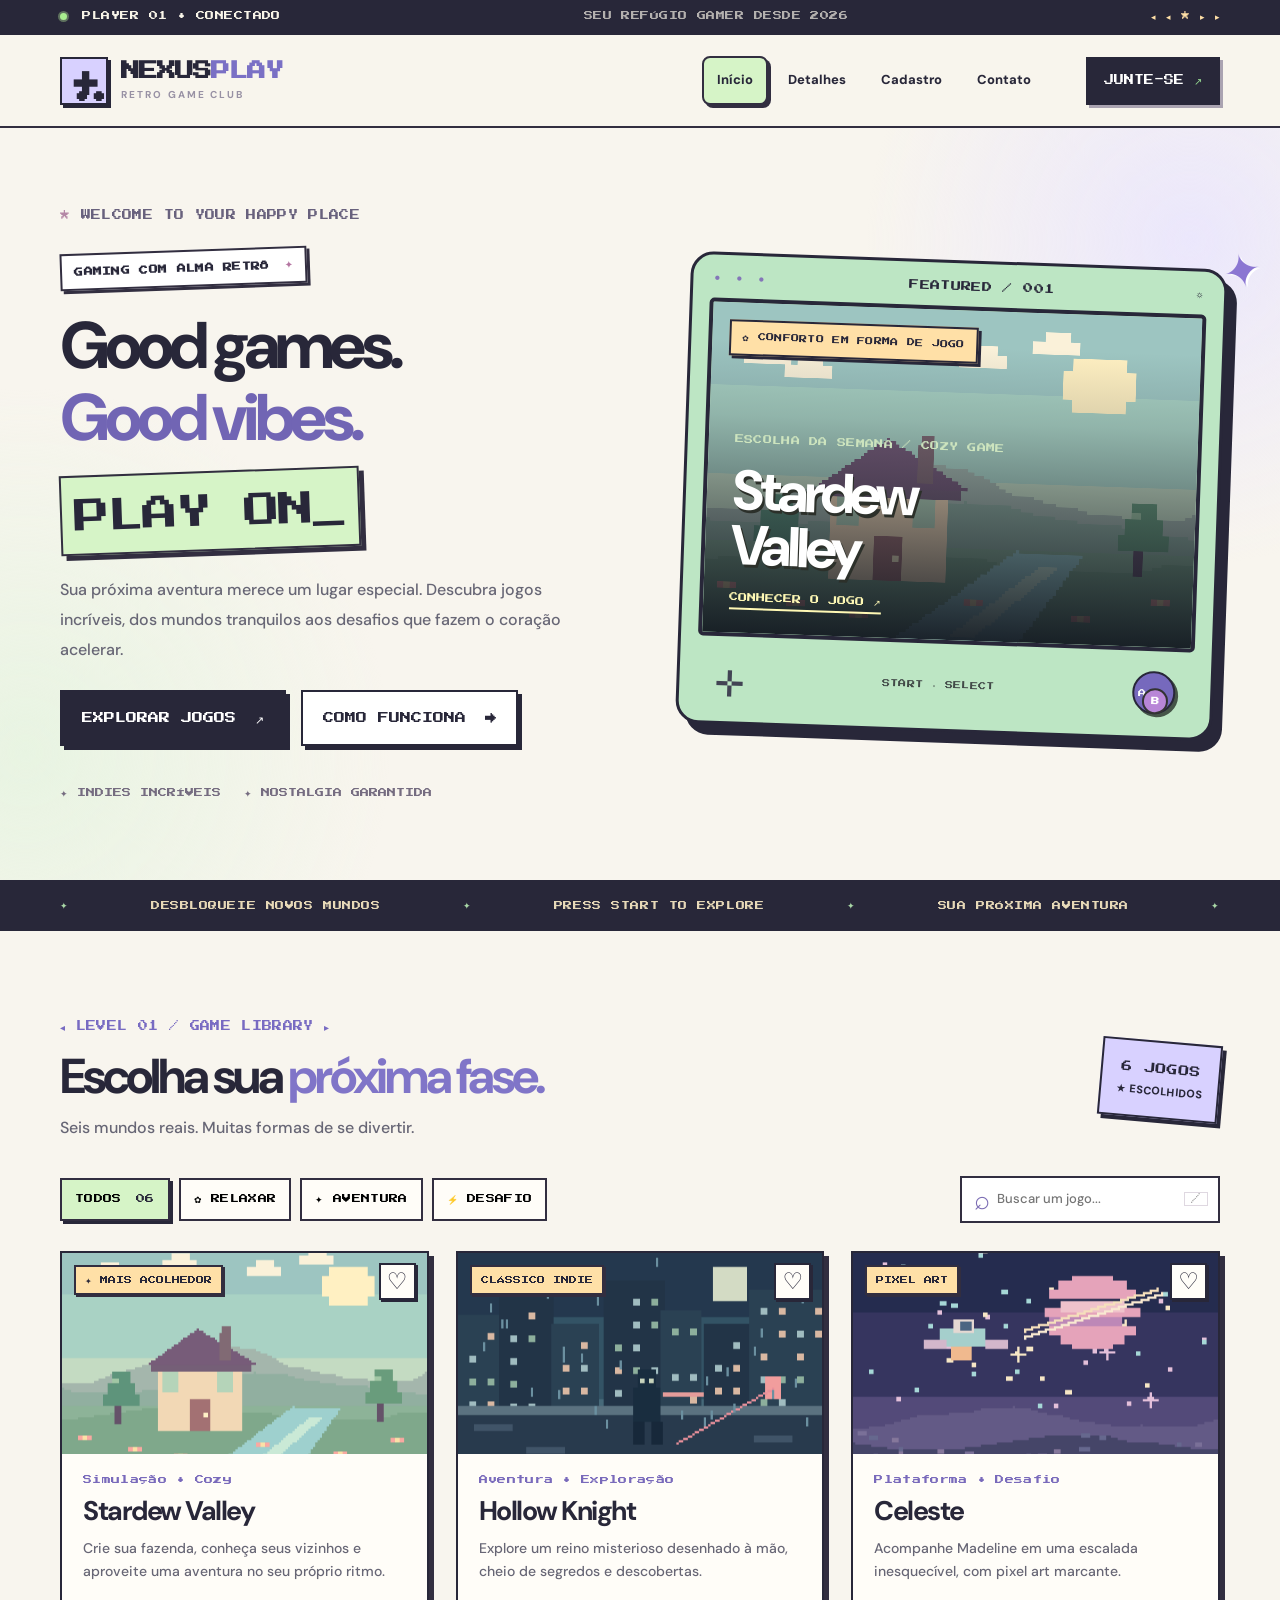
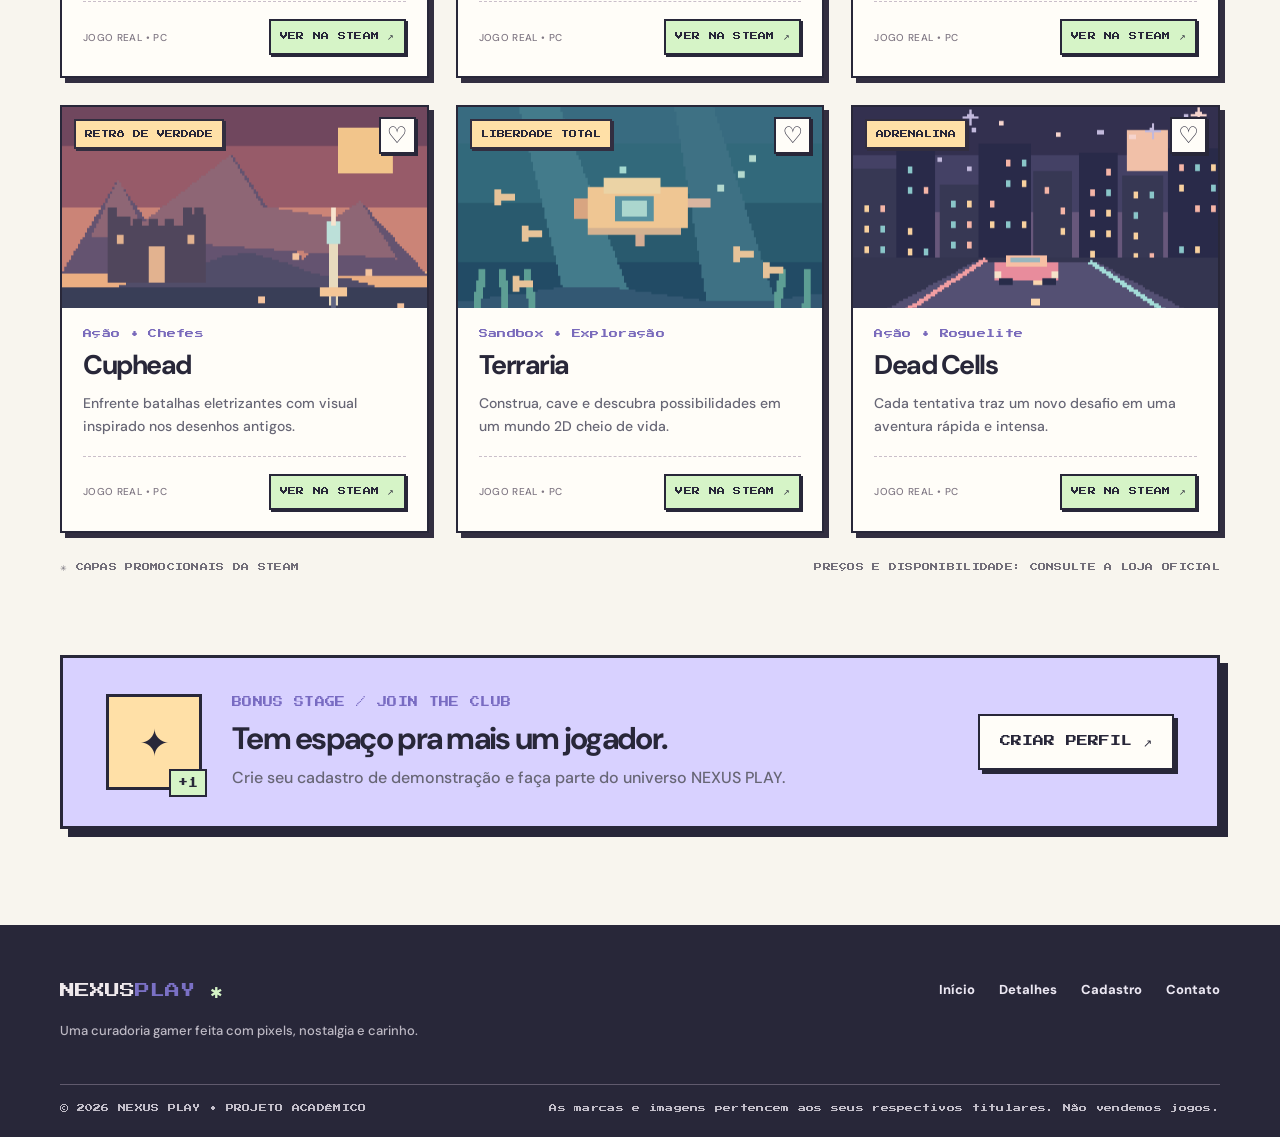
<file: index.html>
<!DOCTYPE html>
<html lang="pt-BR">
  <head>
    <meta charset="UTF-8">
    <meta name="viewport" content="width=device-width, initial-scale=1">
    <meta name="theme-color" content="#f7f4eb">
    <meta
      name="description"
      content="NEXUS PLAY: uma vitrine acadêmica de jogos reais com charme de arcade e visual 8-bit.">
    <title>Início | NEXUS PLAY</title>
    <link rel="preconnect" href="https://fonts.googleapis.com">
    <link rel="preconnect" href="https://fonts.gstatic.com" crossorigin="">
    <link
      href="https://fonts.googleapis.com/css2?family=DM+Sans:wght@400;500;600;700;800&amp;family=Press+Start+2P&amp;display=swap"
      rel="stylesheet">
    <link rel="stylesheet" href="style.css">
  </head>
  <body>
    <a class="skip-link" href="#principal">Pular para o conteúdo</a>
    <div class="status-bar">
      <div class="container status-inner">
        <span><span class="status-dot"></span> PLAYER 01 • CONECTADO</span>
        <span class="status-middle">SEU REFÚGIO GAMER DESDE 2026</span>
        <span>◂ ◂ ★ ▸ ▸</span>
      </div>
    </div>
    <header class="site-header">
      <div class="container header-row">
        <a href="index.html" class="brand" aria-label="NEXUS PLAY, voltar ao início">
          <span aria-hidden="true" class="brand-icon">✚<small>••</small></span><span>NEXUS<span>PLAY</span><small>RETRO GAME CLUB</small></span>
        </a>
        <nav class="main-nav" aria-label="Navegação principal">
          <a class="nav-link is-active" href="index.html" aria-current="page">Início</a>
          <a class="nav-link" href="detalhes.html">Detalhes</a>
          <a class="nav-link" href="cadastro.html">Cadastro</a>
          <a class="nav-link" href="contato.html">Contato</a>
        </nav>
        <a class="header-cta" href="cadastro.html">JUNTE-SE <span aria-hidden="true">↗</span></a>
      </div>
    </header>
    <main id="principal">
      <section class="hero-section">
        <div class="container hero-grid">
          <div class="hero-copy">
            <p class="eyebrow"><span>★</span> WELCOME TO YOUR HAPPY PLACE</p>
            <div class="mini-stamp">
              GAMING COM ALMA RETRÔ
              <span aria-hidden="true">✦</span>
            </div>
            <h1>Good games.<br/><em>Good vibes.</em><br/><span class="pixel-word">PLAY ON<span class="blink">_</span></span></h1>
            <p class="hero-subtitle">
              Sua próxima aventura merece um lugar especial. Descubra jogos incríveis, dos mundos tranquilos
              aos desafios que fazem o coração acelerar.
            </p>
            <div class="hero-buttons">
              <a class="btn btn-dark" href="#catalogo">EXPLORAR JOGOS <span aria-hidden="true">↗</span></a>
              <a class="btn btn-light" href="detalhes.html">COMO FUNCIONA <span aria-hidden="true">→</span></a>
            </div>
            <div class="hero-details">
              <span>✦ INDIES INCRÍVEIS</span>
              <span>✦ NOSTALGIA GARANTIDA</span>
            </div>
          </div>
          <div class="feature-console">
            <div class="console-top">
              <span class="console-lights" aria-hidden="true">● ● ●</span>
              <span>FEATURED / 001</span>
              <span>☼</span>
            </div>
            <div class="console-screen">
              <div class="console-image">
                <img
                  src="https://shared.fastly.steamstatic.com/store_item_assets/steam/apps/413150/header.jpg"
                  alt="Imagem oficial de divulgação do jogo Stardew Valley"
                  width="460"
                  height="215"
                  loading="eager"
                  decoding="async"
                  data-fallback="assets/verdant-valley.png">
              </div>
              <div class="console-screen-shade"></div>
              <span class="feature-tag">✿ CONFORTO EM FORMA DE JOGO</span>
              <div class="console-caption">
                <small>ESCOLHA DA SEMANA / COZY GAME</small>
                <h2>Stardew<br/>Valley</h2>
                <a
                  href="https://store.steampowered.com/app/413150/"
                  target="_blank"
                  rel="noopener noreferrer">
                  CONHECER O JOGO ↗
                </a>
              </div>
            </div>
            <div class="console-controls" aria-hidden="true">
              <span class="dpad">✛</span>
              <span>START ◦ SELECT</span>
              <span class="ab">A <b>B</b></span>
            </div>
          </div>
        </div>
      </section>
      <div class="pixel-divider" aria-hidden="true">
        <div class="container">
          <span>✦</span>
          DESBLOQUEIE NOVOS MUNDOS
          <span>✦</span>
          PRESS START TO EXPLORE
          <span>✦</span>
          SUA PRÓXIMA AVENTURA
          <span>✦</span>
        </div>
      </div>
      <section class="catalog-section" id="catalogo" aria-labelledby="catalog-heading">
        <div class="container">
          <div class="section-heading">
            <div>
              <p class="section-label">◂ LEVEL 01 / GAME LIBRARY ▸</p>
              <h2 id="catalog-heading">Escolha sua <em>próxima fase.</em></h2>
              <p>Seis mundos reais. Muitas formas de se divertir.</p>
            </div>
            <div class="sort-sticker" aria-hidden="true">
              6 JOGOS
              <br>
              <span>★ ESCOLHIDOS</span>
            </div>
          </div>
          <div class="catalog-tools">
            <div class="filters" role="group" aria-label="Filtrar jogos por estilo">
              <button aria-pressed="true" class="filter is-selected" data-filter="todos" type="button">TODOS <span>06</span></button>
              <button type="button" class="filter" data-filter="relaxar" aria-pressed="false">
                ✿ RELAXAR
              </button>
              <button type="button" class="filter" data-filter="aventura" aria-pressed="false">
                ✦ AVENTURA
              </button>
              <button type="button" class="filter" data-filter="desafio" aria-pressed="false">
                ⚡ DESAFIO
              </button>
            </div>
            <label class="search-wrap" for="busca-jogos">
              <span aria-hidden="true">⌕</span><input autocomplete="off" id="busca-jogos" placeholder="Buscar um jogo..." type="search"/><span class="search-shortcut">/</span>
            </label>
          </div>
          <div class="game-grid">
            <article class="game-card" data-category="relaxar" data-name="stardew valley">
              <div class="game-card-art tone-green">
                <img
                  src="https://shared.fastly.steamstatic.com/store_item_assets/steam/apps/413150/header.jpg"
                  alt="Imagem oficial de divulgação do jogo Stardew Valley"
                  width="460"
                  height="215"
                  loading="eager"
                  decoding="async"
                  data-fallback="assets/verdant-valley.png">
                <span class="card-label">✦ MAIS ACOLHEDOR</span>
                <button
                  class="fav-button"
                  type="button"
                  aria-label="Adicionar Stardew Valley aos favoritos"
                  aria-pressed="false"
                  data-favorite="Stardew Valley"
                  title="Adicionar aos favoritos">
                  ♡
                </button>
              </div>
              <div class="game-card-body">
                <span class="card-category">Simulação • Cozy</span>
                <h3>Stardew Valley</h3>
                <p>
                  Crie sua fazenda, conheça seus vizinhos e aproveite uma aventura no seu próprio ritmo.
                </p>
                <div class="card-bottom">
                  <span class="card-note">JOGO REAL • PC</span>
                  <a
                    class="card-action"
                    href="https://store.steampowered.com/app/413150/"
                    target="_blank"
                    rel="noopener noreferrer"
                    aria-label="Ver Stardew Valley na Steam, abre nova aba">
                    VER NA STEAM ↗
                  </a>
                </div>
              </div>
            </article>
            <article class="game-card" data-category="aventura" data-name="hollow knight">
              <div class="game-card-art tone-purple">
                <img
                  src="https://shared.fastly.steamstatic.com/store_item_assets/steam/apps/367520/header.jpg"
                  alt="Imagem oficial de divulgação do jogo Hollow Knight"
                  width="460"
                  height="215"
                  loading="eager"
                  decoding="async"
                  data-fallback="assets/shadow-protocol.png">
                <span class="card-label">CLÁSSICO INDIE</span>
                <button
                  class="fav-button"
                  type="button"
                  aria-label="Adicionar Hollow Knight aos favoritos"
                  aria-pressed="false"
                  data-favorite="Hollow Knight"
                  title="Adicionar aos favoritos">
                  ♡
                </button>
              </div>
              <div class="game-card-body">
                <span class="card-category">Aventura • Exploração</span>
                <h3>Hollow Knight</h3>
                <p>Explore um reino misterioso desenhado à mão, cheio de segredos e descobertas.</p>
                <div class="card-bottom">
                  <span class="card-note">JOGO REAL • PC</span>
                  <a
                    class="card-action"
                    href="https://store.steampowered.com/app/367520/"
                    target="_blank"
                    rel="noopener noreferrer"
                    aria-label="Ver Hollow Knight na Steam, abre nova aba">
                    VER NA STEAM ↗
                  </a>
                </div>
              </div>
            </article>
            <article class="game-card" data-category="desafio" data-name="celeste">
              <div class="game-card-art tone-blue">
                <img
                  src="https://shared.fastly.steamstatic.com/store_item_assets/steam/apps/504230/header.jpg"
                  alt="Imagem oficial de divulgação do jogo Celeste"
                  width="460"
                  height="215"
                  loading="eager"
                  decoding="async"
                  data-fallback="assets/astral-odyssey.png">
                <span class="card-label">PIXEL ART</span>
                <button
                  class="fav-button"
                  type="button"
                  aria-label="Adicionar Celeste aos favoritos"
                  aria-pressed="false"
                  data-favorite="Celeste"
                  title="Adicionar aos favoritos">
                  ♡
                </button>
              </div>
              <div class="game-card-body">
                <span class="card-category">Plataforma • Desafio</span>
                <h3>Celeste</h3>
                <p>Acompanhe Madeline em uma escalada inesquecível, com pixel art marcante.</p>
                <div class="card-bottom">
                  <span class="card-note">JOGO REAL • PC</span>
                  <a
                    class="card-action"
                    href="https://store.steampowered.com/app/504230/"
                    target="_blank"
                    rel="noopener noreferrer"
                    aria-label="Ver Celeste na Steam, abre nova aba">
                    VER NA STEAM ↗
                  </a>
                </div>
              </div>
            </article>
            <article class="game-card" data-category="desafio" data-name="cuphead">
              <div class="game-card-art tone-orange">
                <img
                  src="https://cdn.cloudflare.steamstatic.com/steam/apps/268910/header.jpg"
                  alt="Imagem oficial de divulgação do jogo Cuphead"
                  width="460"
                  height="215"
                  loading="eager"
                  decoding="async"
                  data-fallback="assets/ember-legends.png">
                <span class="card-label">RETRÔ DE VERDADE</span>
                <button
                  class="fav-button"
                  type="button"
                  aria-label="Adicionar Cuphead aos favoritos"
                  aria-pressed="false"
                  data-favorite="Cuphead"
                  title="Adicionar aos favoritos">
                  ♡
                </button>
              </div>
              <div class="game-card-body">
                <span class="card-category">Ação • Chefes</span>
                <h3>Cuphead</h3>
                <p>Enfrente batalhas eletrizantes com visual inspirado nos desenhos antigos.</p>
                <div class="card-bottom">
                  <span class="card-note">JOGO REAL • PC</span>
                  <a
                    class="card-action"
                    href="https://store.steampowered.com/app/268910/"
                    target="_blank"
                    rel="noopener noreferrer"
                    aria-label="Ver Cuphead na Steam, abre nova aba">
                    VER NA STEAM ↗
                  </a>
                </div>
              </div>
            </article>
            <article class="game-card" data-category="aventura" data-name="terraria">
              <div class="game-card-art tone-green">
                <img
                  src="https://shared.fastly.steamstatic.com/store_item_assets/steam/apps/105600/header.jpg"
                  alt="Imagem oficial de divulgação do jogo Terraria"
                  width="460"
                  height="215"
                  loading="eager"
                  decoding="async"
                  data-fallback="assets/deep-blue.png">
                <span class="card-label">LIBERDADE TOTAL</span>
                <button
                  class="fav-button"
                  type="button"
                  aria-label="Adicionar Terraria aos favoritos"
                  aria-pressed="false"
                  data-favorite="Terraria"
                  title="Adicionar aos favoritos">
                  ♡
                </button>
              </div>
              <div class="game-card-body">
                <span class="card-category">Sandbox • Exploração</span>
                <h3>Terraria</h3>
                <p>Construa, cave e descubra possibilidades em um mundo 2D cheio de vida.</p>
                <div class="card-bottom">
                  <span class="card-note">JOGO REAL • PC</span>
                  <a
                    class="card-action"
                    href="https://store.steampowered.com/app/105600/"
                    target="_blank"
                    rel="noopener noreferrer"
                    aria-label="Ver Terraria na Steam, abre nova aba">
                    VER NA STEAM ↗
                  </a>
                </div>
              </div>
            </article>
            <article class="game-card" data-category="desafio" data-name="dead cells">
              <div class="game-card-art tone-pink">
                <img
                  src="https://shared.fastly.steamstatic.com/store_item_assets/steam/apps/588650/header.jpg"
                  alt="Imagem oficial de divulgação do jogo Dead Cells"
                  width="460"
                  height="215"
                  loading="eager"
                  decoding="async"
                  data-fallback="assets/neon-runners.png">
                <span class="card-label">ADRENALINA</span>
                <button
                  class="fav-button"
                  type="button"
                  aria-label="Adicionar Dead Cells aos favoritos"
                  aria-pressed="false"
                  data-favorite="Dead Cells"
                  title="Adicionar aos favoritos">
                  ♡
                </button>
              </div>
              <div class="game-card-body">
                <span class="card-category">Ação • Roguelite</span>
                <h3>Dead Cells</h3>
                <p>Cada tentativa traz um novo desafio em uma aventura rápida e intensa.</p>
                <div class="card-bottom">
                  <span class="card-note">JOGO REAL • PC</span>
                  <a
                    class="card-action"
                    href="https://store.steampowered.com/app/588650/"
                    target="_blank"
                    rel="noopener noreferrer"
                    aria-label="Ver Dead Cells na Steam, abre nova aba">
                    VER NA STEAM ↗
                  </a>
                </div>
              </div>
            </article>
          </div>
          <p class="empty-state" id="empty-state" hidden>
            Nenhum jogo encontrado nessa fase. Tente outro nome ou categoria. ★
          </p>
          <div class="catalog-footnote">
            <span>✳ CAPAS PROMOCIONAIS DA STEAM</span>
            <span>PREÇOS E DISPONIBILIDADE: CONSULTE A LOJA OFICIAL</span>
          </div>
        </div>
      </section>
      <section class="next-level container">
        <div class="next-level-icon" aria-hidden="true">
          ✦
          <span>+1</span>
        </div>
        <div>
          <p class="section-label">BONUS STAGE / JOIN THE CLUB</p>
          <h2>Tem espaço pra mais um jogador.</h2>
          <p>Crie seu cadastro de demonstração e faça parte do universo NEXUS PLAY.</p>
        </div>
        <a class="btn btn-cream" href="cadastro.html">CRIAR PERFIL ↗</a>
      </section>
    </main>
    <footer class="site-footer">
      <div class="container footer-main">
        <div>
          <a class="footer-brand" href="index.html">NEXUS<span>PLAY</span> <span aria-hidden="true">✱</span></a>
          <p>Uma curadoria gamer feita com pixels, nostalgia e carinho.</p>
        </div>
        <nav aria-label="Links do rodapé">
          <a href="index.html">Início</a>
          <a href="detalhes.html">Detalhes</a>
          <a href="cadastro.html">Cadastro</a>
          <a href="contato.html">Contato</a>
        </nav>
      </div>
      <div class="container footer-bottom">
        <span>© 2026 NEXUS PLAY • PROJETO ACADÊMICO</span>
        <span>As marcas e imagens pertencem aos seus respectivos titulares. Não vendemos jogos.</span>
      </div>
    </footer>
    <script src="script.js" defer></script>
  </body>
</html>
</file>
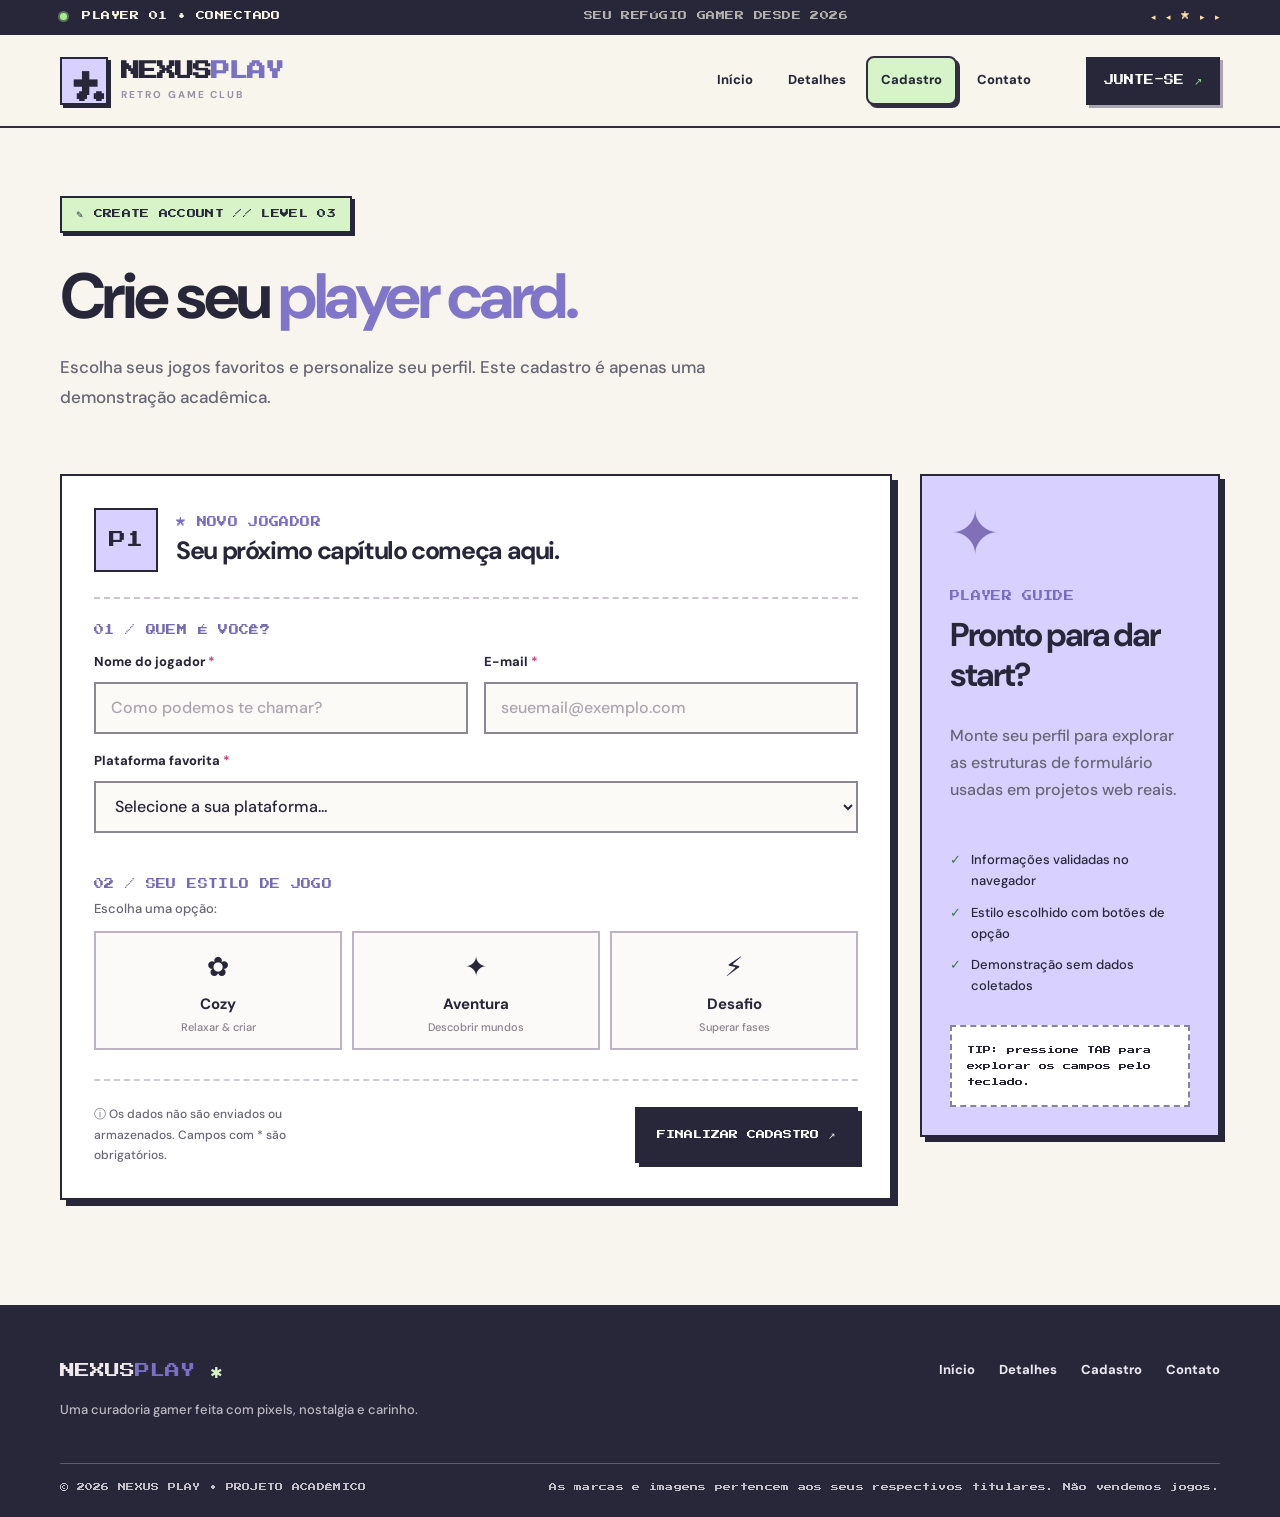
<file: cadastro.html>
<!DOCTYPE html>
<html lang="pt-BR">
  <head>
    <meta charset="UTF-8">
    <meta name="viewport" content="width=device-width, initial-scale=1">
    <meta name="theme-color" content="#f7f4eb">
    <meta
      name="description"
      content="NEXUS PLAY: uma vitrine acadêmica de jogos reais com charme de arcade e visual 8-bit.">
    <title>Cadastro | NEXUS PLAY</title>
    <link rel="preconnect" href="https://fonts.googleapis.com">
    <link rel="preconnect" href="https://fonts.gstatic.com" crossorigin="">
    <link
      href="https://fonts.googleapis.com/css2?family=DM+Sans:wght@400;500;600;700;800&amp;family=Press+Start+2P&amp;display=swap"
      rel="stylesheet">
    <link rel="stylesheet" href="style.css">
  </head>
  <body>
    <a class="skip-link" href="#principal">Pular para o conteúdo</a>
    <div class="status-bar">
      <div class="container status-inner">
        <span><span class="status-dot"></span> PLAYER 01 • CONECTADO</span>
        <span class="status-middle">SEU REFÚGIO GAMER DESDE 2026</span>
        <span>◂ ◂ ★ ▸ ▸</span>
      </div>
    </div>
    <header class="site-header">
      <div class="container header-row">
        <a href="index.html" class="brand" aria-label="NEXUS PLAY, voltar ao início">
          <span aria-hidden="true" class="brand-icon">✚<small>••</small></span><span>NEXUS<span>PLAY</span><small>RETRO GAME CLUB</small></span>
        </a>
        <nav class="main-nav" aria-label="Navegação principal">
          <a class="nav-link" href="index.html">Início</a>
          <a class="nav-link" href="detalhes.html">Detalhes</a>
          <a class="nav-link is-active" href="cadastro.html" aria-current="page">Cadastro</a>
          <a class="nav-link" href="contato.html">Contato</a>
        </nav>
        <a class="header-cta" href="cadastro.html">JUNTE-SE <span aria-hidden="true">↗</span></a>
      </div>
    </header>
    <main id="principal" class="inner-page">
      <section class="page-heading container">
        <span class="page-chip">✎ CREATE ACCOUNT // LEVEL 03</span>
        <h1>Crie seu <em>player card.</em></h1>
        <p>
          Escolha seus jogos favoritos e personalize seu perfil. Este cadastro é apenas uma demonstração
          acadêmica.
        </p>
      </section>
      <section class="container form-layout">
        <div class="form-shell">
          <div class="form-heading">
            <div class="form-avatar" aria-hidden="true">P1</div>
            <div>
              <p class="section-label">★ NOVO JOGADOR</p>
              <h2>Seu próximo capítulo começa aqui.</h2>
            </div>
          </div>
          <form id="player-form" action="#" method="get">
            <fieldset>
              <legend>01 / QUEM É VOCÊ?</legend>
              <div class="form-two">
                <div class="form-field">
                  <label for="nome">Nome do jogador <span aria-hidden="true">*</span></label>
                  <input
                    id="nome"
                    name="nome"
                    type="text"
                    placeholder="Como podemos te chamar?"
                    minlength="2"
                    required
                    autocomplete="name">
                </div>
                <div class="form-field">
                  <label for="email">E-mail <span aria-hidden="true">*</span></label>
                  <input
                    id="email"
                    name="email"
                    type="email"
                    placeholder="seuemail@exemplo.com"
                    required
                    autocomplete="email">
                </div>
              </div>
              <div class="form-field">
                <label for="plataforma">Plataforma favorita <span aria-hidden="true">*</span></label>
                <select name="plataforma" id="plataforma" required>
                  <option value="" disabled selected>Selecione a sua plataforma...</option>
                  <option value="pc">PC / Steam</option>
                  <option value="playstation">PlayStation</option>
                  <option value="xbox">Xbox</option>
                  <option value="switch">Nintendo Switch</option>
                  <option value="outra">Outra</option>
                </select>
              </div>
            </fieldset>
            <fieldset>
              <legend>02 / SEU ESTILO DE JOGO</legend>
              <p class="fieldset-tip">Escolha uma opção:</p>
              <div class="radio-cards">
                <div>
                  <input type="radio" id="relaxar" name="estilo" value="relaxar" required>
                  <label for="relaxar"><span>✿</span><strong>Cozy</strong><small>Relaxar &amp; criar</small></label>
                </div>
                <div>
                  <input type="radio" id="explorar" name="estilo" value="explorar">
                  <label for="explorar"><span>✦</span><strong>Aventura</strong><small>Descobrir mundos</small></label>
                </div>
                <div>
                  <input type="radio" id="competir" name="estilo" value="competir">
                  <label for="competir"><span>⚡</span><strong>Desafio</strong><small>Superar fases</small></label>
                </div>
              </div>
            </fieldset>
            <div class="form-end">
              <p>ⓘ Os dados não são enviados ou armazenados. Campos com * são obrigatórios.</p>
              <button type="submit" class="btn btn-dark">FINALIZAR CADASTRO ↗</button>
            </div>
            <div role="status" aria-live="polite" id="form-feedback" class="form-feedback" hidden></div>
          </form>
        </div>
        <aside class="form-side">
          <div class="aside-icon">✦</div>
          <p class="section-label">PLAYER GUIDE</p>
          <h2>Pronto para dar start?</h2>
          <p>Monte seu perfil para explorar as estruturas de formulário usadas em projetos web reais.</p>
          <ul>
            <li><span>✓</span> Informações validadas no navegador</li>
            <li><span>✓</span> Estilo escolhido com botões de opção</li>
            <li><span>✓</span> Demonstração sem dados coletados</li>
          </ul>
          <div class="quest-note">TIP: pressione TAB para explorar os campos pelo teclado.</div>
        </aside>
      </section>
    </main>
    <footer class="site-footer">
      <div class="container footer-main">
        <div>
          <a class="footer-brand" href="index.html">NEXUS<span>PLAY</span> <span aria-hidden="true">✱</span></a>
          <p>Uma curadoria gamer feita com pixels, nostalgia e carinho.</p>
        </div>
        <nav aria-label="Links do rodapé">
          <a href="index.html">Início</a>
          <a href="detalhes.html">Detalhes</a>
          <a href="cadastro.html">Cadastro</a>
          <a href="contato.html">Contato</a>
        </nav>
      </div>
      <div class="container footer-bottom">
        <span>© 2026 NEXUS PLAY • PROJETO ACADÊMICO</span>
        <span>As marcas e imagens pertencem aos seus respectivos titulares. Não vendemos jogos.</span>
      </div>
    </footer>
    <script src="script.js" defer></script>
  </body>
</html>
</file>
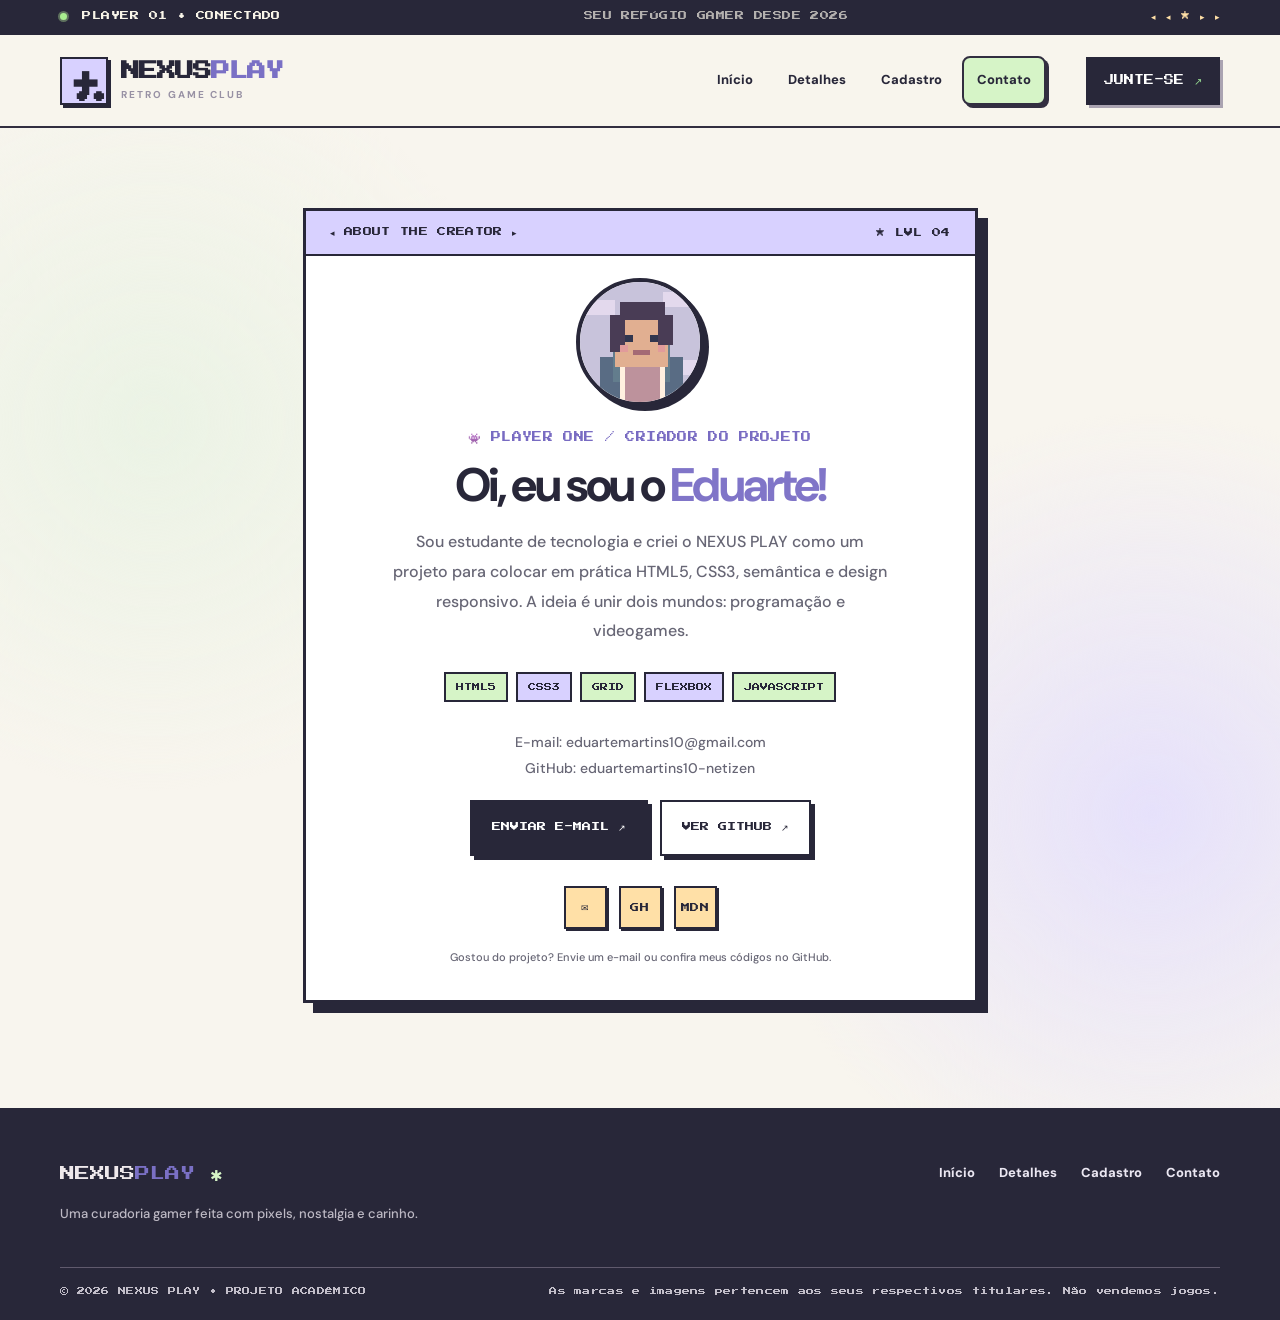
<file: contato.html>
<!DOCTYPE html>
<html lang="pt-BR">
  <head>
    <meta charset="utf-8">
    <meta content="width=device-width, initial-scale=1" name="viewport">
    <meta content="#f7f4eb" name="theme-color">
    <meta
      content="NEXUS PLAY: uma vitrine acadêmica de jogos reais com charme de arcade e visual 8-bit."
      name="description">
    <title>Contato | NEXUS PLAY</title>
    <link href="https://fonts.googleapis.com" rel="preconnect">
    <link crossorigin="" href="https://fonts.gstatic.com" rel="preconnect">
    <link
      href="https://fonts.googleapis.com/css2?family=DM+Sans:wght@400;500;600;700;800&amp;family=Press+Start+2P&amp;display=swap"
      rel="stylesheet">
    <link href="style.css" rel="stylesheet">
  </head>
  <body>
    <a class="skip-link" href="#principal">Pular para o conteúdo</a>
    <div class="status-bar">
      <div class="container status-inner">
        <span><span class="status-dot"></span> PLAYER 01 • CONECTADO</span>
        <span class="status-middle">SEU REFÚGIO GAMER DESDE 2026</span>
        <span>◂ ◂ ★ ▸ ▸</span>
      </div>
    </div>
    <header class="site-header">
      <div class="container header-row">
        <a aria-label="NEXUS PLAY, voltar ao início" class="brand" href="index.html">
          <span aria-hidden="true" class="brand-icon">✚<small>••</small></span><span>NEXUS<span>PLAY</span><small>RETRO GAME CLUB</small></span>
        </a>
        <nav aria-label="Navegação principal" class="main-nav">
          <a class="nav-link" href="index.html">Início</a>
          <a class="nav-link" href="detalhes.html">Detalhes</a>
          <a class="nav-link" href="cadastro.html">Cadastro</a>
          <a aria-current="page" class="nav-link is-active" href="contato.html">Contato</a>
        </nav>
        <a class="header-cta" href="cadastro.html">JUNTE-SE <span aria-hidden="true">↗</span></a>
      </div>
    </header>
    <main class="contact-main" id="principal">
      <section aria-labelledby="contact-title" class="container contact-wrapper">
        <div class="contact-card">
          <div class="contact-top">
            <span>◂ ABOUT THE CREATOR ▸</span>
            <span>★ LVL 04</span>
          </div>
          <div class="contact-avatar-wrap">
            <img
              alt="Avatar ilustrativo pixelado do criador do portal"
              class="contact-avatar"
              height="256"
              src="assets/avatar.png"
              width="256">
          </div>
          <p class="section-label">👾 PLAYER ONE / CRIADOR DO PROJETO</p>
          <h1 id="contact-title">Oi, eu sou o <em>Eduarte!</em></h1>
          <p class="contact-description">
            Sou estudante de tecnologia e criei o NEXUS PLAY como um projeto para colocar em prática HTML5,
            CSS3, semântica e design responsivo. A ideia é unir dois mundos: programação e videogames.
          </p>
          <div aria-label="Tecnologias usadas" class="skill-tags">
            <span>HTML5</span>
            <span>CSS3</span>
            <span>GRID</span>
            <span>FLEXBOX</span>
            <span>JAVASCRIPT</span>
          </div>
          <div class="contact-direct">
            <p>E-mail: eduartemartins10@gmail.com</p>
            <p>GitHub: eduartemartins10-netizen</p>
          </div>
          <div class="contact-actions">
            <a
              class="btn btn-dark"
              href="mailto:eduartemartins10@gmail.com?subject=Contato%20sobre%20o%20NEXUS%20PLAY">
              ENVIAR E-MAIL ↗
            </a>
            <a
              class="btn btn-light"
              href="https://github.com/eduartemartins10-netizen"
              rel="noopener noreferrer"
              target="_blank">
              VER GITHUB ↗
            </a>
          </div>
          <div aria-label="Links externos" class="social-links">
            <a href="mailto:eduartemartins10@gmail.com">
              ✉ <span class="visually-hidden">Enviar e-mail</span>
            </a>
            <a href="https://github.com/eduartemartins10-netizen" rel="noopener noreferrer" target="_blank">
              GH <span class="visually-hidden">GitHub, nova aba</span>
            </a>
            <a href="https://developer.mozilla.org/pt-BR/" rel="noopener noreferrer" target="_blank">
              MDN <span class="visually-hidden">Documentação MDN, nova aba</span>
            </a>
          </div>
          <p class="contact-disclaimer">
            Gostou do projeto? Envie um e-mail ou confira meus códigos no GitHub.
          </p>
        </div>
      </section>
    </main>
    <footer class="site-footer">
      <div class="container footer-main">
        <div>
          <a class="footer-brand" href="index.html">NEXUS<span>PLAY</span> <span aria-hidden="true">✱</span></a>
          <p>Uma curadoria gamer feita com pixels, nostalgia e carinho.</p>
        </div>
        <nav aria-label="Links do rodapé">
          <a href="index.html">Início</a>
          <a href="detalhes.html">Detalhes</a>
          <a href="cadastro.html">Cadastro</a>
          <a href="contato.html">Contato</a>
        </nav>
      </div>
      <div class="container footer-bottom">
        <span>© 2026 NEXUS PLAY • PROJETO ACADÊMICO</span>
        <span>As marcas e imagens pertencem aos seus respectivos titulares. Não vendemos jogos.</span>
      </div>
    </footer>
    <script defer src="script.js"></script>
  </body>
</html>
</file>
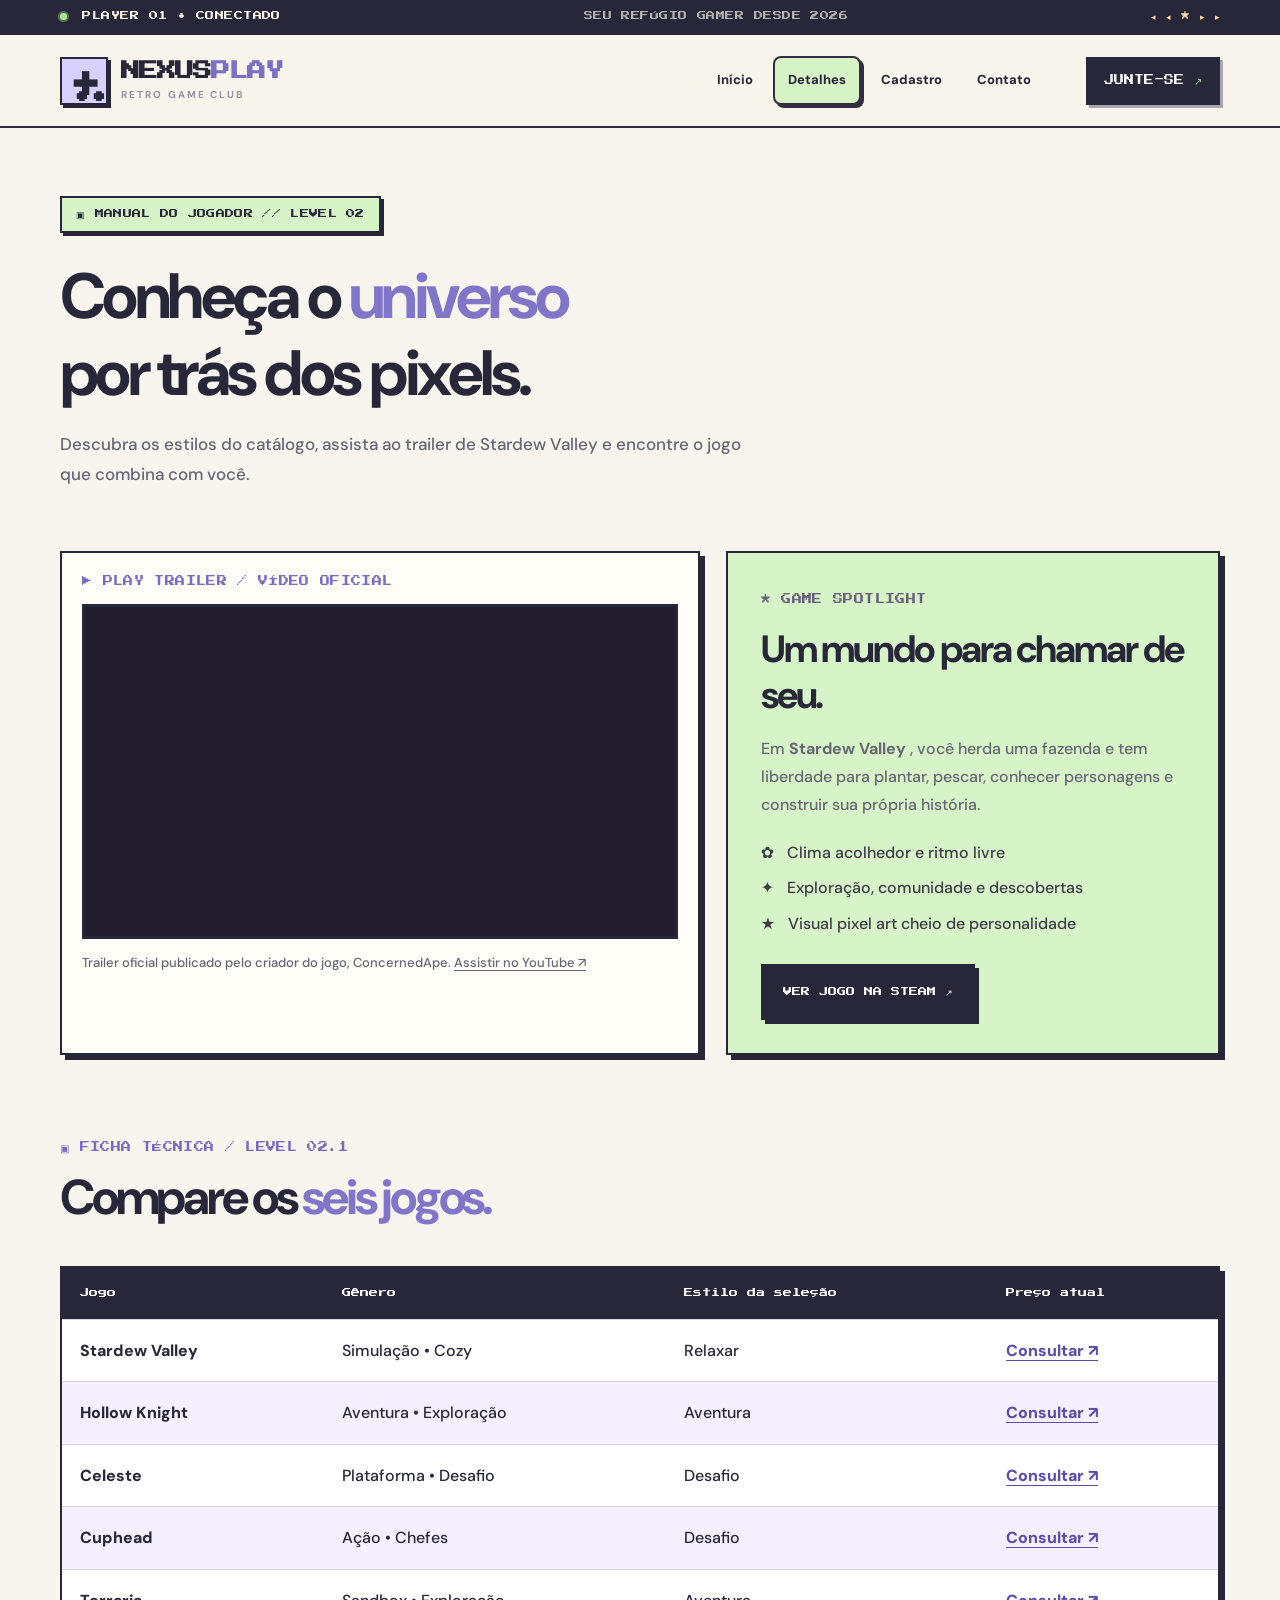
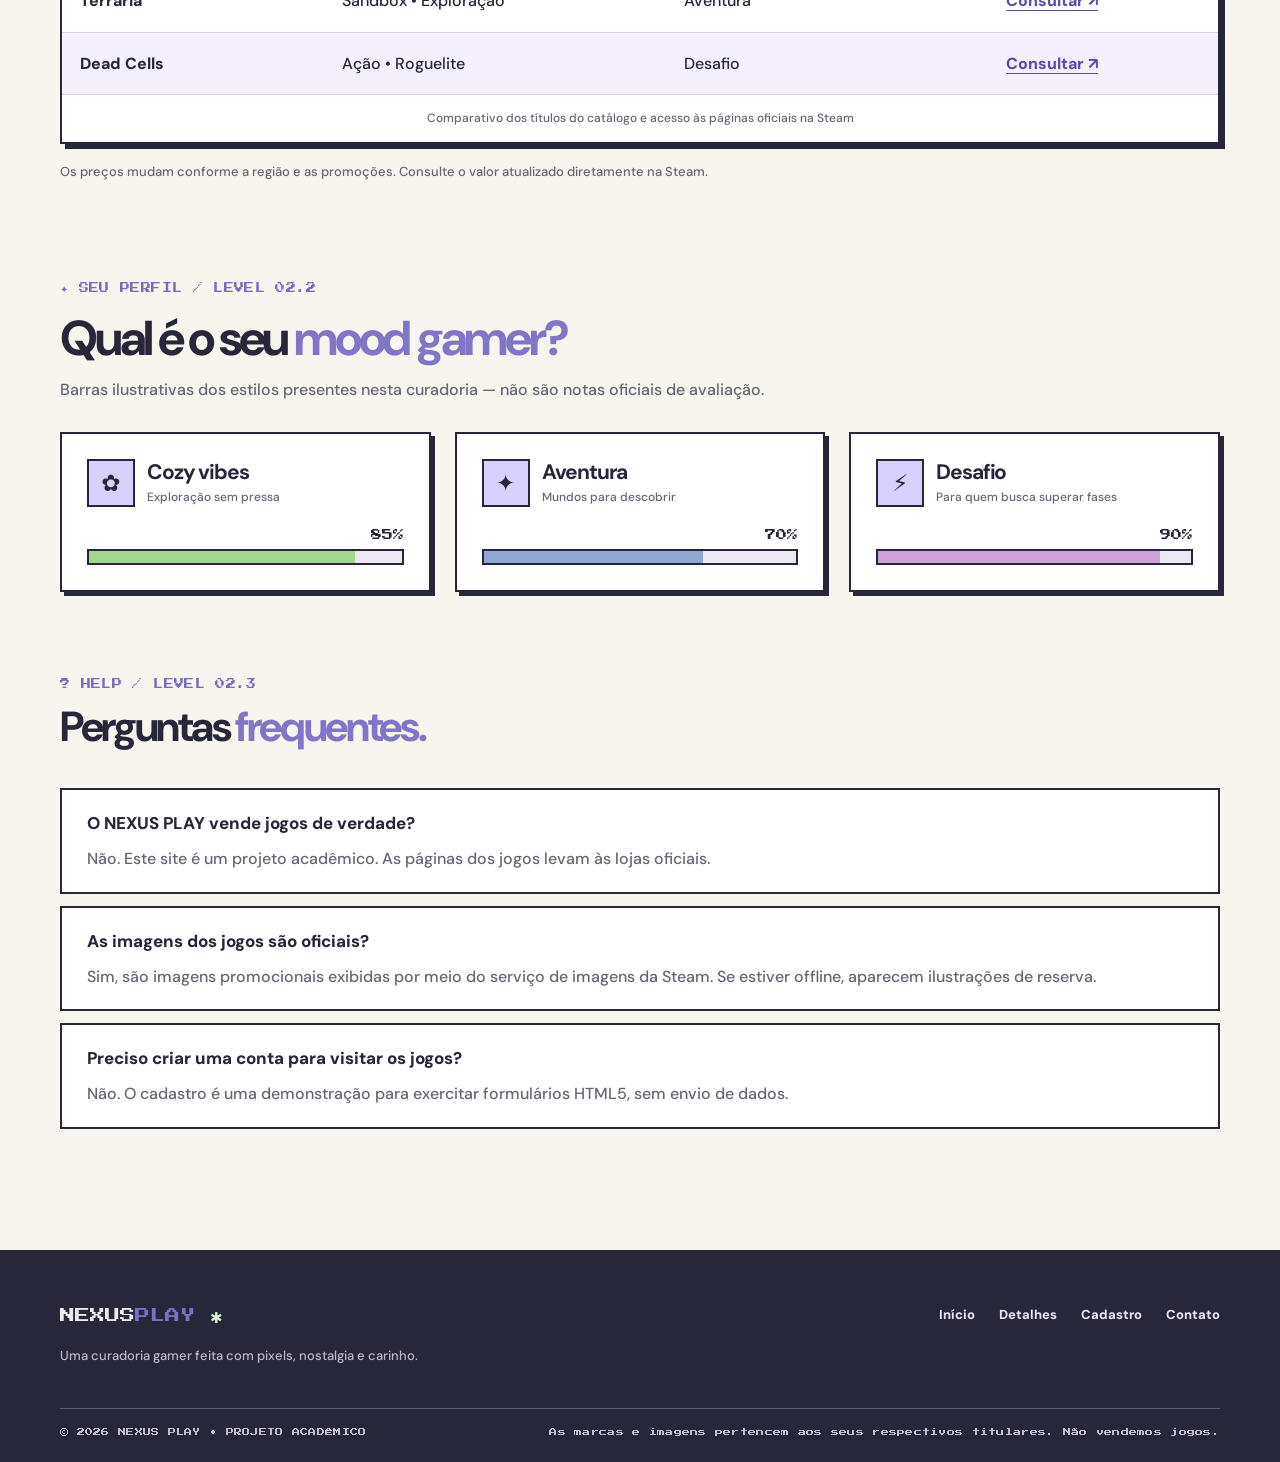
<file: detalhes.html>
<!DOCTYPE html>
<html lang="pt-BR">
  <head>
    <meta charset="UTF-8">
    <meta name="viewport" content="width=device-width, initial-scale=1">
    <meta name="theme-color" content="#f7f4eb">
    <meta
      name="description"
      content="NEXUS PLAY: uma vitrine acadêmica de jogos reais com charme de arcade e visual 8-bit.">
    <title>Detalhes | NEXUS PLAY</title>
    <link rel="preconnect" href="https://fonts.googleapis.com">
    <link rel="preconnect" href="https://fonts.gstatic.com" crossorigin="">
    <link
      href="https://fonts.googleapis.com/css2?family=DM+Sans:wght@400;500;600;700;800&amp;family=Press+Start+2P&amp;display=swap"
      rel="stylesheet">
    <link rel="stylesheet" href="style.css">
  </head>
  <body>
    <a class="skip-link" href="#principal">Pular para o conteúdo</a>
    <div class="status-bar">
      <div class="container status-inner">
        <span><span class="status-dot"></span> PLAYER 01 • CONECTADO</span>
        <span class="status-middle">SEU REFÚGIO GAMER DESDE 2026</span>
        <span>◂ ◂ ★ ▸ ▸</span>
      </div>
    </div>
    <header class="site-header">
      <div class="container header-row">
        <a href="index.html" class="brand" aria-label="NEXUS PLAY, voltar ao início">
          <span aria-hidden="true" class="brand-icon">✚<small>••</small></span><span>NEXUS<span>PLAY</span><small>RETRO GAME CLUB</small></span>
        </a>
        <nav class="main-nav" aria-label="Navegação principal">
          <a class="nav-link" href="index.html">Início</a>
          <a class="nav-link is-active" href="detalhes.html" aria-current="page">Detalhes</a>
          <a class="nav-link" href="cadastro.html">Cadastro</a>
          <a class="nav-link" href="contato.html">Contato</a>
        </nav>
        <a class="header-cta" href="cadastro.html">JUNTE-SE <span aria-hidden="true">↗</span></a>
      </div>
    </header>
    <main id="principal" class="inner-page">
      <section class="page-heading container">
        <span class="page-chip">▣ MANUAL DO JOGADOR // LEVEL 02</span>
        <h1>Conheça o <em>universo</em><br/>por trás dos pixels.</h1>
        <p>
          Descubra os estilos do catálogo, assista ao trailer de Stardew Valley e encontre o jogo que
          combina com você.
        </p>
      </section>
      <section class="container details-grid" aria-labelledby="trailer-heading">
        <div class="media-card">
          <div class="section-label">▶ PLAY TRAILER / VÍDEO OFICIAL</div>
          <div class="video-frame">
            <iframe
              src="https://www.youtube-nocookie.com/embed/ot7uXNQskhs"
              title="Trailer oficial de Stardew Valley, publicado por ConcernedApe"
              loading="lazy"
              referrerpolicy="strict-origin-when-cross-origin"
              allow="accelerometer; autoplay; clipboard-write; encrypted-media; gyroscope; picture-in-picture; web-share"
              allowfullscreen></iframe>
          </div>
          <p>
            Trailer oficial publicado pelo criador do jogo, ConcernedApe.
            <a href="https://www.youtube.com/watch?v=ot7uXNQskhs" target="_blank" rel="noopener noreferrer">
              Assistir no YouTube ↗
            </a>
          </p>
        </div>
        <div class="editorial-panel">
          <span class="eyebrow">★ GAME SPOTLIGHT</span>
          <h2 id="trailer-heading">Um mundo para chamar de seu.</h2>
          <p>
            Em
            <strong>Stardew Valley</strong>
            , você herda uma fazenda e tem liberdade para plantar, pescar, conhecer personagens e construir
            sua própria história.
          </p>
          <ul class="feature-list">
            <li>✿ <span>Clima acolhedor e ritmo livre</span></li>
            <li>✦ <span>Exploração, comunidade e descobertas</span></li>
            <li>★ <span>Visual pixel art cheio de personalidade</span></li>
          </ul>
          <a
            class="btn btn-dark"
            href="https://store.steampowered.com/app/413150/"
            target="_blank"
            rel="noopener noreferrer">
            VER JOGO NA STEAM ↗
          </a>
        </div>
      </section>
      <section class="container data-section" id="comparativo" aria-labelledby="compare-title">
        <div class="section-heading">
          <div>
            <p class="section-label">▣ FICHA TÉCNICA / LEVEL 02.1</p>
            <h2 id="compare-title">Compare os <em>seis jogos.</em></h2>
          </div>
        </div>
        <div class="table-scroll">
          <table>
            <caption>Comparativo dos títulos do catálogo e acesso às páginas oficiais na Steam</caption>
            <thead>
              <tr>
                <th scope="col">Jogo</th>
                <th scope="col">Gênero</th>
                <th scope="col">Estilo da seleção</th>
                <th scope="col">Preço atual</th>
              </tr>
            </thead>
            <tbody>
              <tr>
                <th scope="row">Stardew Valley</th>
                <td>Simulação • Cozy</td>
                <td>Relaxar</td>
                <td><a href="https://store.steampowered.com/app/413150/" rel="noopener noreferrer" target="_blank">Consultar ↗</a></td>
              </tr>
              <tr>
                <th scope="row">Hollow Knight</th>
                <td>Aventura • Exploração</td>
                <td>Aventura</td>
                <td><a href="https://store.steampowered.com/app/367520/" rel="noopener noreferrer" target="_blank">Consultar ↗</a></td>
              </tr>
              <tr>
                <th scope="row">Celeste</th>
                <td>Plataforma • Desafio</td>
                <td>Desafio</td>
                <td><a href="https://store.steampowered.com/app/504230/" rel="noopener noreferrer" target="_blank">Consultar ↗</a></td>
              </tr>
              <tr>
                <th scope="row">Cuphead</th>
                <td>Ação • Chefes</td>
                <td>Desafio</td>
                <td><a href="https://store.steampowered.com/app/268910/" rel="noopener noreferrer" target="_blank">Consultar ↗</a></td>
              </tr>
              <tr>
                <th scope="row">Terraria</th>
                <td>Sandbox • Exploração</td>
                <td>Aventura</td>
                <td><a href="https://store.steampowered.com/app/105600/" rel="noopener noreferrer" target="_blank">Consultar ↗</a></td>
              </tr>
              <tr>
                <th scope="row">Dead Cells</th>
                <td>Ação • Roguelite</td>
                <td>Desafio</td>
                <td><a href="https://store.steampowered.com/app/588650/" rel="noopener noreferrer" target="_blank">Consultar ↗</a></td>
              </tr>
            </tbody>
          </table>
        </div>
        <p class="fine-print">
          Os preços mudam conforme a região e as promoções. Consulte o valor atualizado diretamente na
          Steam.
        </p>
      </section>
      <section class="container meters-section" aria-labelledby="meters-title">
        <div class="section-heading">
          <div>
            <p class="section-label">✦ SEU PERFIL / LEVEL 02.2</p>
            <h2 id="meters-title">Qual é o seu <em>mood gamer?</em></h2>
            <p>
              Barras ilustrativas dos estilos presentes nesta curadoria — não são notas oficiais de
              avaliação.
            </p>
          </div>
        </div>
        <div class="meters-grid">
          <article class="meter">
            <div class="meter-title">
              <span>✿</span>
              <div>
                <h3>Cozy vibes</h3>
                <p>Exploração sem pressa</p>
              </div>
            </div>
            <div class="meter-bar">
              <span>85%</span>
              <progress max="100" value="85">85%</progress>
            </div>
          </article>
          <article class="meter">
            <div class="meter-title">
              <span>✦</span>
              <div>
                <h3>Aventura</h3>
                <p>Mundos para descobrir</p>
              </div>
            </div>
            <div class="meter-bar">
              <span>70%</span>
              <progress max="100" value="70">70%</progress>
            </div>
          </article>
          <article class="meter">
            <div class="meter-title">
              <span>⚡</span>
              <div>
                <h3>Desafio</h3>
                <p>Para quem busca superar fases</p>
              </div>
            </div>
            <div class="meter-bar">
              <span>90%</span>
              <progress max="100" value="90">90%</progress>
            </div>
          </article>
        </div>
      </section>
      <section class="container faq-section" aria-labelledby="faq-heading">
        <p class="section-label">? HELP / LEVEL 02.3</p>
        <h2 id="faq-heading">Perguntas <em>frequentes.</em></h2>
        <dl class="faq-list">
          <div>
            <dt>O NEXUS PLAY vende jogos de verdade?</dt>
            <dd>Não. Este site é um projeto acadêmico. As páginas dos jogos levam às lojas oficiais.</dd>
          </div>
          <div>
            <dt>As imagens dos jogos são oficiais?</dt>
            <dd>
              Sim, são imagens promocionais exibidas por meio do serviço de imagens da Steam. Se estiver
              offline, aparecem ilustrações de reserva.
            </dd>
          </div>
          <div>
            <dt>Preciso criar uma conta para visitar os jogos?</dt>
            <dd>
              Não. O cadastro é uma demonstração para exercitar formulários HTML5, sem envio de dados.
            </dd>
          </div>
        </dl>
      </section>
    </main>
    <footer class="site-footer">
      <div class="container footer-main">
        <div>
          <a class="footer-brand" href="index.html">NEXUS<span>PLAY</span> <span aria-hidden="true">✱</span></a>
          <p>Uma curadoria gamer feita com pixels, nostalgia e carinho.</p>
        </div>
        <nav aria-label="Links do rodapé">
          <a href="index.html">Início</a>
          <a href="detalhes.html">Detalhes</a>
          <a href="cadastro.html">Cadastro</a>
          <a href="contato.html">Contato</a>
        </nav>
      </div>
      <div class="container footer-bottom">
        <span>© 2026 NEXUS PLAY • PROJETO ACADÊMICO</span>
        <span>As marcas e imagens pertencem aos seus respectivos titulares. Não vendemos jogos.</span>
      </div>
    </footer>
    <script src="script.js" defer></script>
  </body>
</html>
</file>
<file: style.css>
/* NEXUS PLAY / Retro Reloaded — HTML5 + CSS3 educational project */
:root {
  --ink: #282739;
  --muted: #676675;
  --paper: #f8f5ee;
  --paper2: #fffdf8;
  --mint: #d6f4c7;
  --mint-strong: #96d991;
  --lavender: #d8d1ff;
  --lavender-strong: #8477d8;
  --peach: #ffe0a7;
  --line: #322e40;
  --pixel: "Press Start 2P",monospace;
  --body: "DM Sans",system-ui,-apple-system,sans-serif;
  --shadow: 5px 5px 0 var(--line);
}
*,*::before,*::after {
  box-sizing: border-box;
}
html {
  scroll-behavior: smooth;
}
body {
  margin: 0;
  background: var(--paper);
  color: var(--ink);
  font: 500 16px/1.6 var(--body);
}
img {
  display: block;
  max-width: 100%;
}
button,input,select {
  font: inherit;
}
button {
  cursor: pointer;
}
a {
  color: inherit;
}
a:focus-visible,button:focus-visible,input:focus-visible,select:focus-visible {
  outline: 3px solid #7062cf;
  outline-offset: 3px;
}
a {
  text-decoration: none;
}
p,h1,h2,h3 {
  margin-top: 0;
}
p {
  color: var(--muted);
}
h1,h2,h3 {
  line-height: 1.2;
  letter-spacing: -.055em;
}
.container {
  width: min(1160px,calc(100% - 48px));
  margin-inline: auto;
}
.visually-hidden {
  position: absolute;
  width: 1px;
  height: 1px;
  margin: -1px;
  border: 0;
  padding: 0;
  overflow: hidden;
  clip: rect(0,0,0,0);
  white-space: nowrap;
}
.skip-link {
  position: absolute;
  top: -200px;
  left: 8px;
  z-index: 99;
  background: #fff;
  padding: 12px;
}
.skip-link:focus {
  top: 8px;
}
/* Masthead */
.status-bar {
  background: var(--ink);
  color: #f9f5e9;
  border-bottom: 2px solid var(--ink);
}
.status-inner {
  height: 33px;
  display: flex;
  align-items: center;
  justify-content: space-between;
  gap: 12px;
  font: 500 9px/1.4 var(--pixel);
  letter-spacing: .05em;
}
.status-inner>span:last-child {
  color: var(--peach);
}
.status-middle {
  opacity: .67;
}
.status-dot {
  display: inline-block;
  width: 7px;
  height: 7px;
  margin-right: 6px;
  border-radius: 50%;
  background: #a8ee8f;
  box-shadow: 0 0 0 2px #5e715e;
}
.site-header {
  background: rgba(248,245,238,.97);
  border-bottom: 2px solid var(--line);
  position: relative;
  z-index: 10;
}
.header-row {
  min-height: 91px;
  display: flex;
  align-items: center;
  gap: 40px;
}
.brand {
  display: inline-flex;
  align-items: center;
  gap: 13px;
  font: 600 19px/1.1 var(--pixel);
  letter-spacing: -1px;
  white-space: nowrap;
}
.brand>span:last-child>span,.footer-brand>span:first-child {
  color: #7a70c5;
}
.brand>span:last-child>small {
  display: block;
  margin-top: 9px;
  font: 700 10px/1 var(--body);
  letter-spacing: 2.1px;
  color: #9891a4;
}
.brand-icon {
  height: 48px;
  width: 48px;
  display: grid;
  place-items: center;
  background: var(--lavender);
  border: 2px solid var(--ink);
  box-shadow: 3px 3px 0 var(--ink);
  font-size: 31px;
  position: relative;
}
.brand-icon small {
  font-size: 19px;
  position: absolute;
  right: 0;
  bottom: -5px;
  letter-spacing: -2px;
}
.main-nav {
  display: flex;
  gap: 5px;
  align-items: center;
  margin-left: auto;
}
.nav-link {
  display: block;
  border: 2px solid transparent;
  padding: 12px 13px;
  font-weight: 800;
  font-size: 13px;
  border-radius: 8px;
  transition: background .2s,transform .2s;
}
.nav-link:hover {
  background: #ebe8f1;
  transform: translateY(-2px);
}
.nav-link.is-active {
  background: var(--mint);
  border-color: var(--line);
  box-shadow: 3px 3px 0 var(--line);
}
.header-cta {
  font: 500 10px var(--pixel);
  background: var(--ink);
  color: #fff;
  padding: 16px;
  border: 2px solid var(--ink);
  white-space: nowrap;
  box-shadow: 3px 3px 0 #aaa3b1;
  transition: transform .18s,box-shadow .18s;
}
.header-cta:hover {
  transform: translate(-2px,-2px);
  box-shadow: 5px 5px 0 #aaa3b1;
}
.header-cta span {
  color: var(--mint-strong);
}
/* Buttons and common typography */
.eyebrow,
.section-label,
.page-chip,
.mini-stamp,
.card-category,
.card-note,
.card-action,
.pixel-divider,
.console-caption small,
.console-top,
.console-controls,
.feature-tag,
.sort-sticker,
.filter,
.catalog-footnote,
.form-shell legend,
.status-bar,
.contact-top,
.social-links,
.footer-bottom {
  letter-spacing: .035em;
}
.eyebrow,.section-label {
  font: 500 10px/1.6 var(--pixel);
}
.eyebrow {
  color: #68617d;
}
.eyebrow span {
  color: #b487a5;
}
.section-label {
  color: #786bc2;
}
.btn {
  display: inline-flex;
  align-items: center;
  justify-content: center;
  gap: 19px;
  border: 2px solid var(--ink);
  padding: 16px 20px;
  font: 500 11px/1.4 var(--pixel);
  min-height: 56px;
  box-shadow: 4px 4px 0 var(--ink);
  transition: transform .2s,box-shadow .2s,background .2s;
}
.btn:hover {
  transform: translate(-3px,-3px);
  box-shadow: 7px 7px 0 var(--ink);
}
.btn-dark {
  background: var(--ink);
  color: #fff;
}
.btn-dark:hover {
  background: #48415d;
}
.btn-light {
  background: #fff;
  color: var(--ink);
}
.btn-light:hover {
  background: #f4eafc;
}
.btn-cream {
  background: var(--paper2);
  color: var(--ink);
  white-space: nowrap;
}
.btn-cream:hover {
  background: var(--peach);
}
em {
  font-style: normal;
  color: #8075c8;
}
/* Hero */
.hero-section {
  padding: 65px 0 81px;
  background: radial-gradient(circle at 93% 15%,
    #ebe7fc 0,
    transparent 24%),
    radial-gradient(circle at 2% 83%,
    #e8f4e2 0,
    transparent 26%),
    var(--paper);
  overflow: hidden;
}
.hero-grid {
  display: grid;
  grid-template-columns: minmax(0,1fr) minmax(0,.97fr);
  align-items: center;
  gap: 70px;
}
.hero-copy {
  padding: 14px 0 0;
}
.hero-copy .eyebrow {
  margin-bottom: 27px;
}
.mini-stamp {
  background: #fff;
  border: 2px solid var(--line);
  box-shadow: 3px 3px 0 var(--line);
  display: inline-flex;
  gap: 15px;
  align-items: center;
  font: 600 9px var(--pixel);
  padding: 11px 12px;
  transform: rotate(-2deg);
  margin-bottom: 23px;
}
.mini-stamp span {
  color: #b475a1;
}
.hero-copy h1 {
  font-size: clamp(51px,5.15vw,76px);
  line-height: 1.09;
  letter-spacing: -.075em;
  font-weight: 800;
  margin-bottom: 25px;
}
.hero-copy h1 em {
  color: #7165b4;
}
.pixel-word {
  display: inline-block;
  margin-top: 17px;
  background: var(--mint);
  border: 2px solid var(--line);
  box-shadow: 5px 5px 0 var(--line);
  padding: 13px 12px 9px;
  font: 400 clamp(22px,2.8vw,37px)/1.5 var(--pixel);
  letter-spacing: -2px;
  transform: rotate(-2deg);
}
.blink {
  animation: blink 1.1s step-end infinite;
}
@keyframes blink {
  50% {
    opacity: 0;
  }
}
.hero-subtitle {
  max-width: 510px;
  font-size: 16px;
  line-height: 1.85;
  margin-bottom: 26px;
}
.hero-buttons {
  display: flex;
  flex-wrap: wrap;
  gap: 15px;
}
.hero-details {
  display: flex;
  flex-wrap: wrap;
  gap: 23px;
  font: 500 9px var(--pixel);
  color: #756c80;
  margin-top: 42px;
}
.hero-details span {
  white-space: nowrap;
}
.feature-console {
  background: #bde6c4;
  border: 3px solid var(--ink);
  padding: 16px 17px 22px;
  border-radius: 23px;
  box-shadow: 10px 11px 0 var(--ink);
  transform: rotate(2deg);
  position: relative;
  max-width: 550px;
}
.feature-console:after {
  content: "✦";
  position: absolute;
  right: -37px;
  top: -38px;
  transform: rotate(-15deg);
  font-size: 46px;
  color: #8b76d2;
  text-shadow: 2px 2px 0 #fff;
}
.console-top {
  display: flex;
  align-items: center;
  justify-content: space-between;
  font: 400 10px var(--pixel);
  padding: 0 4px 14px;
}
.console-lights {
  color: #8476b8;
  letter-spacing: 3px;
}
.console-screen {
  position: relative;
  height: 338px;
  border: 4px solid var(--ink);
  overflow: hidden;
  background: #89c5a7;
  border-radius: 5px;
}
.console-image,.console-image img {
  width: 100%;
  height: 100%;
}
.console-image img {
  object-fit: cover;
  image-rendering: auto;
}
.console-screen-shade {
  position: absolute;
  inset: 0;
  background: linear-gradient(180deg,transparent 11%,rgba(20,26,37,.16) 34%,rgba(16,21,30,.92) 100%);
}
.feature-tag {
  position: absolute;
  left: 17px;
  top: 17px;
  z-index: 2;
  background: var(--peach);
  border: 2px solid var(--ink);
  box-shadow: 3px 3px 0 var(--ink);
  font: 400 8px var(--pixel);
  padding: 11px;
}
.console-caption {
  position: absolute;
  left: 26px;
  bottom: 23px;
  color: #fff;
}
.console-caption small {
  font: 400 9px var(--pixel);
  color: #cde4be;
}
.console-caption h2 {
  margin: 12px 0 10px;
  font-size: 56px;
  line-height: .98;
  font-weight: 800;
  letter-spacing: -.075em;
  color: #fff;
  text-shadow: 2px 3px #2c302a;
}
.console-caption a {
  font: 400 9px/1.5 var(--pixel);
  color: #fff9b5;
  display: inline-block;
  border-bottom: 2px solid #fff9b5;
  padding: 0 0 4px;
}
.console-caption a:hover {
  color: white;
}
.console-controls {
  display: flex;
  justify-content: space-between;
  align-items: center;
  padding: 20px 18px 0;
  font: 400 8px var(--pixel);
  color: #424a48;
}
.console-controls .dpad {
  font-size: 36px;
  line-height: 1;
  color: #424454;
}
.console-controls .ab {
  display: flex;
  align-items: center;
  justify-content: center;
  width: 43px;
  height: 43px;
  border-radius: 50%;
  background: #7669bd;
  border: 2px solid var(--ink);
  color: #fff;
  box-shadow: 3px 3px 0 #455548;
}
.console-controls .ab b {
  background: #b886d7;
  margin-left: -4px;
  margin-top: 16px;
  border: 2px solid #333;
  color: #fff;
  border-radius: 50%;
  padding: 7px;
}
.pixel-divider {
  background: var(--ink);
  color: #e7d9b8;
  border-block: 2px solid var(--ink);
  overflow: hidden;
}
.pixel-divider>.container {
  display: flex;
  align-items: center;
  justify-content: space-between;
  gap: 28px;
  white-space: nowrap;
  height: 47px;
  font: 400 9px var(--pixel);
}
.pixel-divider span {
  color: #a9d8a7;
}
/* Catalog cards */
.catalog-section {
  padding: 87px 0 81px;
}
.section-heading {
  display: flex;
  align-items: center;
  justify-content: space-between;
  gap: 30px;
  margin-bottom: 30px;
}
.section-heading .section-label {
  margin-bottom: 13px;
}
.section-heading h2 {
  font-size: clamp(35px,4vw,49px);
  margin: 0 0 9px;
  letter-spacing: -.066em;
}
.section-heading p:last-child {
  margin-bottom: 0;
}
.sort-sticker {
  flex-shrink: 0;
  padding: 16px 15px;
  background: var(--lavender);
  border: 2px solid var(--ink);
  box-shadow: 4px 4px 0 var(--ink);
  text-align: center;
  transform: rotate(5deg);
  font: 400 11px/1.9 var(--pixel);
}
.sort-sticker span {
  font: 800 11px var(--body);
}
.catalog-tools {
  display: flex;
  justify-content: space-between;
  align-items: center;
  flex-wrap: wrap;
  gap: 20px;
  margin: 35px 0 28px;
}
.filters {
  display: flex;
  gap: 9px;
  flex-wrap: wrap;
}
.filter {
  background: var(--paper2);
  border: 2px solid var(--line);
  font: 400 9px/1.2 var(--pixel);
  padding: 14px 13px;
  transition: background .2s,transform .2s;
}
.filter span {
  color: #8477a6;
  margin-left: 5px;
}
.filter:hover {
  transform: translateY(-2px);
  background: var(--lavender);
}
.filter.is-selected {
  background: var(--mint);
  box-shadow: 3px 3px 0 var(--ink);
}
.filter.is-selected span {
  color: var(--ink);
}
.search-wrap {
  display: flex;
  align-items: center;
  position: relative;
  border: 2px solid var(--line);
  background: #fff;
  width: 260px;
  height: 47px;
}
.search-wrap>span:first-child {
  font-size: 27px;
  margin-left: 12px;
  line-height: 1;
  color: #7c6db4;
}
.search-wrap input {
  min-width: 0;
  border: 0;
  outline: none !important;
  padding: 7px;
  width: 100%;
  background: transparent;
  font-size: 13px;
}
.search-wrap input:focus-visible {
  outline: none;
}
.search-wrap:focus-within {
  outline: 3px solid #8e81de;
  outline-offset: 2px;
}
.search-shortcut {
  padding: 1px 6px;
  margin-right: 10px;
  border: 1px solid #dfd8e1;
  color: #aaa;
  font: 400 10px var(--pixel);
}
.game-grid {
  display: grid;
  grid-template-columns: repeat(3,minmax(0,1fr));
  gap: 27px;
}
.game-card {
  background: var(--paper2);
  border: 2px solid var(--ink);
  box-shadow: var(--shadow);
  min-width: 0;
  display: flex;
  flex-direction: column;
  transition: transform .2s,box-shadow .2s;
}
.game-card:hover {
  transform: translate(-3px,-3px);
  box-shadow: 8px 8px 0 var(--line);
}
.game-card[hidden] {
  display: none !important;
}
.game-card-art {
  height: 201px;
  overflow: hidden;
  position: relative;
  background: #9e9bd0;
}
.tone-green {
  background: #84bfa0;
}
.tone-purple {
  background: #695d86;
}
.tone-blue {
  background: #a5c7db;
}
.tone-orange {
  background: #ebae76;
}
.tone-pink {
  background: #cc8fa0;
}
.game-card-art img {
  height: 100%;
  width: 100%;
  object-fit: cover;
  transition: transform .45s;
}
.game-card:hover .game-card-art img {
  transform: scale(1.07);
}
.card-label {
  position: absolute;
  left: 12px;
  top: 12px;
  background: var(--peach);
  border: 2px solid var(--line);
  padding: 8px 9px;
  font: 400 8px/1.25 var(--pixel);
  box-shadow: 2px 2px 0 var(--line);
}
.fav-button {
  position: absolute;
  top: 10px;
  right: 11px;
  height: 37px;
  width: 37px;
  border: 2px solid var(--ink);
  background: var(--paper2);
  font-size: 23px;
  line-height: 1;
  color: var(--ink);
  display: grid;
  place-items: center;
  box-shadow: 2px 2px 0 var(--ink);
  transition: transform .2s;
}
.fav-button:hover {
  transform: scale(1.07);
}
.fav-button[aria-pressed="true"] {
  background: #ffc9d1;
  color: #8c2749;
}
.game-card-body {
  padding: 21px;
  display: flex;
  flex-direction: column;
  flex: 1;
}
.card-category {
  font: 400 9px var(--pixel);
  color: #796abb;
  margin-bottom: 11px;
}
.game-card-body h3 {
  font-size: 27px;
  margin-bottom: 10px;
}
.game-card-body p {
  margin: 0 0 18px;
  font-size: 14px;
  line-height: 1.65;
}
.card-bottom {
  border-top: 1px dashed #cabfca;
  padding-top: 17px;
  margin-top: auto;
  display: flex;
  align-items: center;
  justify-content: space-between;
  gap: 9px;
  flex-wrap: wrap;
}
.card-note {
  font: 500 10px var(--body);
  color: #807884;
}
.card-action {
  font: 400 8px var(--pixel);
  background: var(--mint);
  border: 2px solid var(--ink);
  padding: 11px 9px;
  box-shadow: 2px 2px 0 var(--ink);
  transition: background .2s,transform .2s;
}
.card-action:hover {
  background: #a6e6a5;
  transform: translate(-2px,-2px);
}
.empty-state {
  text-align: center;
  background: #fff;
  border: 2px dashed #a295b3;
  padding: 32px;
  margin-top: 20px;
}
.catalog-footnote {
  display: flex;
  justify-content: space-between;
  flex-wrap: wrap;
  gap: 10px;
  color: #726e79;
  margin-top: 28px;
  font: 400 8px/1.6 var(--pixel);
}
.next-level {
  margin-bottom: 96px;
  background: var(--lavender);
  border: 3px solid var(--ink);
  box-shadow: 8px 8px 0 var(--ink);
  display: flex;
  align-items: center;
  gap: 30px;
  padding: 36px 43px;
}
.next-level-icon {
  width: 96px;
  height: 96px;
  display: grid;
  place-items: center;
  border: 3px solid var(--ink);
  background: var(--peach);
  font: 400 37px var(--pixel);
  flex-shrink: 0;
  position: relative;
}
.next-level-icon span {
  position: absolute;
  bottom: -10px;
  right: -8px;
  background: var(--mint);
  border: 2px solid var(--ink);
  font: 400 10px var(--pixel);
  padding: 7px;
}
.next-level h2 {
  font-size: 31px;
  line-height: 1.2;
  margin: 0 0 8px;
}
.next-level p:last-child {
  margin: 0;
}
.next-level>.btn {
  margin-left: auto;
}
/* Inside pages */
.inner-page {
  padding-bottom: 105px;
}
.page-heading {
  padding: 68px 0 44px;
}
.page-chip {
  display: inline-block;
  background: var(--mint);
  border: 2px solid var(--ink);
  box-shadow: 3px 3px 0 var(--ink);
  font: 400 9px var(--pixel);
  padding: 11px 14px;
  margin-bottom: 26px;
}
.page-heading h1 {
  font-size: clamp(42px,5.3vw,64px);
  max-width: 750px;
  margin: 0 0 16px;
}
.page-heading>p {
  max-width: 690px;
  font-size: 17px;
  line-height: 1.8;
}
.details-grid {
  display: grid;
  grid-template-columns: minmax(0,1.1fr) minmax(0,.85fr);
  gap: 26px;
  align-items: stretch;
}
.media-card {
  background: var(--paper2);
  border: 2px solid var(--ink);
  box-shadow: 5px 5px var(--ink);
  padding: 20px;
}
.media-card>.section-label {
  margin-bottom: 15px;
}
.video-frame {
  position: relative;
  aspect-ratio: 16/9;
  background: #221e30;
  border: 3px solid var(--ink);
}
.video-frame iframe {
  width: 100%;
  height: 100%;
  border: 0;
  position: absolute;
  inset: 0;
}
.media-card p:last-child {
  font-size: 13px;
  margin: 14px 0 0;
}
.media-card p a {
  text-decoration: underline;
  text-underline-offset: 3px;
}
.editorial-panel {
  background: var(--mint);
  border: 2px solid var(--ink);
  box-shadow: 5px 5px var(--ink);
  padding: 33px;
}
.editorial-panel h2 {
  font-size: 38px;
  margin: 16px 0;
}
.editorial-panel p {
  line-height: 1.75;
}
.feature-list {
  list-style: none;
  padding: 0;
  margin: 21px 0 28px;
}
.feature-list li {
  display: flex;
  gap: 13px;
  margin: 10px 0;
  color: #3f3b4b;
}
.editorial-panel .btn {
  font-size: 9px;
}
.data-section,.meters-section,.faq-section {
  padding-top: 84px;
}
.table-scroll {
  overflow-x: auto;
  border: 2px solid var(--ink);
  box-shadow: 5px 5px var(--ink);
  background: #fff;
}
.table-scroll table {
  border-collapse: collapse;
  text-align: left;
  width: 100%;
  min-width: 680px;
}
.table-scroll caption {
  color: var(--muted);
  caption-side: bottom;
  font-size: 12px;
  padding: 14px;
}
.table-scroll th,.table-scroll td {
  padding: 18px;
  border-bottom: 1px solid #d9d5dc;
}
.table-scroll thead th {
  background: var(--ink);
  color: #fff;
  font: 400 9px/1.6 var(--pixel);
}
.table-scroll tbody tr:nth-child(even) {
  background: #f4f0ff;
}
.table-scroll tbody tr:hover {
  background: var(--mint);
}
.table-scroll tbody th {
  font-weight: 800;
}
.table-scroll tbody a {
  color: #5c4baf;
  text-decoration: underline;
  text-underline-offset: 4px;
  font-weight: 800;
}
.fine-print {
  font-size: 13px;
  margin-top: 18px;
}
.meters-grid {
  display: grid;
  grid-template-columns: repeat(3,minmax(0,1fr));
  gap: 24px;
}
.meter {
  background: #fff;
  border: 2px solid var(--ink);
  padding: 25px;
  box-shadow: 4px 4px var(--ink);
}
.meter-title {
  display: flex;
  gap: 12px;
  align-items: center;
}
.meter-title>span {
  height: 48px;
  width: 48px;
  background: var(--lavender);
  border: 2px solid var(--ink);
  display: grid;
  place-items: center;
  font-size: 23px;
}
.meter-title h3 {
  font-size: 21px;
  margin: 0 0 3px;
}
.meter-title p {
  font-size: 12px;
  margin: 0;
}
.meter-bar {
  display: flex;
  flex-direction: column;
  align-items: flex-end;
  margin-top: 23px;
  gap: 8px;
}
.meter-bar span {
  font: 400 11px var(--pixel);
}
progress {
  width: 100%;
  height: 16px;
  appearance: none;
  -webkit-appearance: none;
  border: 2px solid var(--ink);
  background: #ece7f0;
}
progress::-webkit-progress-bar {
  background: #ece7f0;
}
progress::-webkit-progress-value {
  background: #8fa8d2;
}
progress::-moz-progress-bar {
  background: #8fa8d2;
}
.meter:first-child progress::-webkit-progress-value {
  background: #a6d58e;
}
.meter:first-child progress::-moz-progress-bar {
  background: #a6d58e;
}
.meter:last-child progress::-webkit-progress-value {
  background: #cba1d6;
}
.meter:last-child progress::-moz-progress-bar {
  background: #cba1d6;
}
.faq-section h2 {
  font-size: 42px;
}
.faq-list {
  display: grid;
  gap: 12px;
}
.faq-list>div {
  background: #fff;
  border: 2px solid var(--ink);
  padding: 20px 25px;
}
.faq-list dt {
  font-weight: 800;
  font-size: 17px;
}
.faq-list dd {
  margin: 9px 0 0;
  color: var(--muted);
}
/* Form */
.form-layout {
  display: grid;
  grid-template-columns: minmax(0,1fr) 300px;
  align-items: start;
  gap: 28px;
}
.form-shell {
  background: #fff;
  border: 2px solid var(--ink);
  box-shadow: 6px 6px var(--ink);
  padding: 32px;
}
.form-heading {
  display: flex;
  align-items: center;
  gap: 18px;
  border-bottom: 2px dashed #cbc4d1;
  padding-bottom: 25px;
  margin-bottom: 26px;
}
.form-avatar {
  border: 2px solid var(--ink);
  background: var(--lavender);
  font: 400 17px var(--pixel);
  height: 64px;
  width: 64px;
  display: grid;
  place-items: center;
  flex-shrink: 0;
}
.form-heading .section-label {
  margin: 0 0 6px;
}
.form-heading h2 {
  font-size: 25px;
  margin: 0;
}
.form-shell fieldset {
  margin: 0 0 29px;
  padding: 0;
  border: 0;
  min-width: 0;
}
.form-shell legend {
  padding: 0 0 17px;
  font: 400 10px var(--pixel);
  color: #776ab5;
}
.form-two {
  display: grid;
  grid-template-columns: repeat(2,minmax(0,1fr));
  gap: 16px;
}
.form-field {
  margin-bottom: 17px;
}
.form-field label {
  display: block;
  font-size: 13px;
  font-weight: 800;
  margin-bottom: 9px;
}
.form-field label span {
  color: #bb467c;
}
.form-field input,.form-field select {
  width: 100%;
  height: 52px;
  padding: 0 15px;
  background: #fbfaf7;
  border: 2px solid #8b8894;
  border-radius: 0;
  color: var(--ink);
  outline: none;
  transition: border-color .2s,box-shadow .2s;
}
.form-field input:focus,.form-field select:focus {
  border-color: #7868cb;
  box-shadow: 3px 3px 0 #cfc8ff;
  background: #fff;
}
.form-field input::placeholder {
  color: #aaa4af;
}
.fieldset-tip {
  font-size: 13px;
  margin: -7px 0 12px;
}
.radio-cards {
  display: grid;
  grid-template-columns: repeat(3,minmax(0,1fr));
  gap: 10px;
}
.radio-cards>div {
  position: relative;
}
.radio-cards input {
  position: absolute;
  width: 1px;
  height: 1px;
  opacity: 0;
}
.radio-cards label {
  display: flex;
  flex-direction: column;
  align-items: center;
  justify-content: center;
  text-align: center;
  cursor: pointer;
  gap: 3px;
  min-height: 119px;
  border: 2px solid #bcb4c4;
  background: #fbfaf8;
  padding: 8px;
  transition: background .2s,transform .2s;
}
.radio-cards label>span {
  font-size: 27px;
}
.radio-cards label strong {
  font-size: 15px;
}
.radio-cards label small {
  font-size: 11px;
  color: #89828d;
}
.radio-cards input:checked+label {
  background: var(--mint);
  border-color: var(--ink);
  box-shadow: 3px 3px 0 var(--ink);
  transform: translate(-1px,-1px);
}
.radio-cards input:focus-visible+label {
  outline: 3px solid #7366bf;
  outline-offset: 3px;
}
.form-end {
  display: flex;
  gap: 24px;
  justify-content: space-between;
  align-items: center;
  border-top: 2px dashed #d0cbd2;
  padding-top: 23px;
}
.form-end p {
  font-size: 12px;
  line-height: 1.7;
  margin: 0;
  max-width: 230px;
}
.form-end .btn {
  font-size: 9px;
  white-space: nowrap;
}
.form-feedback {
  margin-top: 22px;
  background: var(--mint);
  border: 2px solid var(--ink);
  padding: 17px;
  font-weight: 700;
}
.form-feedback[hidden] {
  display: none;
}
.form-side {
  background: var(--lavender);
  border: 2px solid var(--ink);
  box-shadow: 5px 5px var(--ink);
  padding: 28px;
}
.aside-icon {
  font-size: 60px;
  color: #8170b7;
  line-height: 1;
  margin-bottom: 24px;
}
.form-side h2 {
  font-size: 33px;
}
.form-side p {
  line-height: 1.7;
}
.form-side ul {
  padding: 20px 0 17px;
  list-style: none;
  margin: 0;
}
.form-side li {
  font-size: 13px;
  display: flex;
  gap: 10px;
  margin: 11px 0;
}
.form-side li span {
  font-weight: 800;
  color: #387948;
}
.quest-note {
  background: #fff;
  border: 2px dashed #89819c;
  padding: 15px;
  font: 400 8px/2 var(--pixel);
}
/* Contact */
.contact-main {
  display: flex;
  min-height: calc(100vh - 270px);
  align-items: center;
  justify-content: center;
  padding: 80px 0 105px;
  background: radial-gradient(circle at 12% 30%,
    #ebf3e5 0,
    transparent 28%),
    radial-gradient(circle at 90% 70%,
    #e6e1fb 0,
    transparent 30%),
    var(--paper);
}
.contact-wrapper {
  display: flex;
  justify-content: center;
}
.contact-card {
  width: min(100%,675px);
  background: #fff;
  border: 3px solid var(--ink);
  box-shadow: 10px 10px var(--ink);
  text-align: center;
  padding: 0 42px 34px;
}
.contact-top {
  display: flex;
  justify-content: space-between;
  align-items: center;
  margin: 0 -42px 0;
  padding: 16px 24px;
  background: var(--lavender);
  border-bottom: 2px solid var(--ink);
  font: 400 9px var(--pixel);
}
.contact-avatar-wrap {
  display: flex;
  justify-content: center;
  margin: -5px auto 23px;
  padding-top: 27px;
}
.contact-avatar {
  width: 128px;
  height: 128px;
  object-fit: cover;
  border-radius: 50%;
  border: 4px solid var(--ink);
  background: var(--mint);
  box-shadow: 5px 5px var(--ink);
  image-rendering: pixelated;
}
.contact-card .section-label {
  margin-bottom: 12px;
}
.contact-card h1 {
  font-size: clamp(35px,5vw,47px);
  margin: 0 0 14px;
}
.contact-description {
  max-width: 500px;
  line-height: 1.85;
  margin: 0 auto 26px;
}
.skill-tags {
  display: flex;
  flex-wrap: wrap;
  gap: 8px;
  justify-content: center;
  margin: 0 0 29px;
}
.skill-tags span {
  padding: 9px 10px;
  border: 2px solid var(--ink);
  background: var(--mint);
  font: 400 8px var(--pixel);
}
.skill-tags span:nth-child(even) {
  background: var(--lavender);
}
.contact-actions {
  display: flex;
  flex-wrap: wrap;
  gap: 12px;
  justify-content: center;
}
.contact-actions .btn {
  font-size: 9px;
}
.social-links {
  display: flex;
  gap: 12px;
  justify-content: center;
  margin: 30px 0 20px;
}
.social-links a {
  display: grid;
  place-items: center;
  height: 43px;
  min-width: 43px;
  padding: 0 5px;
  border: 2px solid var(--ink);
  background: var(--peach);
  font: 400 9px var(--pixel);
  box-shadow: 2px 2px var(--ink);
  transition: transform .2s;
}
.social-links a:hover {
  transform: translateY(-3px);
  background: var(--mint);
}
.contact-disclaimer {
  font-size: 11px;
  margin: 0;
}
/* Footer */
.site-footer {
  background: var(--ink);
  color: #efe9ec;
  border-top: 3px solid var(--ink);
}
.footer-main {
  display: flex;
  justify-content: space-between;
  align-items: start;
  gap: 50px;
  padding: 52px 0 42px;
}
.footer-brand {
  font: 400 15px var(--pixel);
}
.footer-brand>span:last-child {
  color: var(--mint);
}
.footer-main p {
  font-size: 13px;
  color: #bdb9c4;
  margin: 15px 0 0;
}
.footer-main nav {
  display: flex;
  gap: 24px;
  flex-wrap: wrap;
}
.footer-main nav a {
  font-size: 13px;
  font-weight: 800;
  color: #ebe7f2;
}
.footer-main nav a:hover {
  text-decoration: underline;
}
.footer-bottom {
  border-top: 1px solid #605a6d;
  display: flex;
  justify-content: space-between;
  gap: 25px;
  padding: 17px 0 22px;
  color: #c3bfca;
  font: 400 8px/1.7 var(--pixel);
}
@media(max-width:1060px) {
  .header-row {
    gap: 17px;
  }
  .brand {
    font-size: 15px;
  }
  .brand-icon {
    width: 43px;
    height: 43px;
  }
  .hero-grid {
    gap: 40px;
  }
  .console-screen {
    height: 295px;
  }
  .hero-copy h1 {
    font-size: 58px;
  }
  .card-bottom {
    align-items: stretch;
  }
  .card-action {
    width: 100%;
    text-align: center;
  }
  .next-level {
    padding: 30px;
  }
}
@media(max-width:870px) {
  .status-middle {
    display: none;
  }
  .header-row {
    flex-wrap: wrap;
    justify-content: space-between;
    padding: 15px 0;
  }
  .main-nav {
    order: 3;
    width: 100%;
    justify-content: center;
    margin-left: 0;
  }
  .nav-link {
    flex: 1;
    text-align: center;
  }
  .hero-grid {
    grid-template-columns: 1fr;
    gap: 50px;
  }
  .hero-copy {
    padding: 0;
  }
  .hero-copy h1 {
    font-size: 64px;
  }
  .feature-console {
    width: min(95%,620px);
    margin-inline: auto;
  }
  .console-screen {
    height: 370px;
  }
  .game-grid {
    grid-template-columns: repeat(2,minmax(0,1fr));
  }
  .details-grid {
    grid-template-columns: 1fr;
  }
  .form-layout {
    grid-template-columns: 1fr;
  }
  .form-side {
    display: none;
  }
  .meters-grid {
    grid-template-columns: 1fr;
  }
  .next-level {
    flex-wrap: wrap;
  }
  .next-level>.btn {
    margin-left: 0;
  }
}
@media(max-width:590px) {
  .container {
    width: min(100% - 28px,1160px);
  }
  .status-inner {
    font-size: 7px;
  }
  .header-row {
    gap: 12px;
    min-height: 0;
  }
  .brand {
    font-size: 13px;
  }
  .brand-icon {
    height: 37px;
    width: 37px;
    font-size: 22px;
  }
  .brand-icon small {
    font-size: 15px;
  }
  .brand>span:last-child>small {
    font-size: 8px;
    letter-spacing: 1.2px;
  }
  .header-cta {
    font-size: 8px;
    padding: 12px;
  }
  .nav-link {
    padding: 9px 4px;
    font-size: 11px;
  }
  .hero-section {
    padding: 40px 0 52px;
  }
  .hero-copy .eyebrow {
    margin-bottom: 18px;
    font-size: 8px;
  }
  .mini-stamp {
    font-size: 7px;
    margin-bottom: 22px;
  }
  .hero-copy h1 {
    font-size: clamp(43px,10vw,59px);
  }
  .pixel-word {
    font-size: clamp(19px,5.8vw,30px);
  }
  .hero-subtitle {
    font-size: 15px;
  }
  .hero-buttons {
    align-items: stretch;
  }
  .hero-buttons .btn {
    font-size: 9px;
    padding: 14px;
  }
  .hero-details {
    font-size: 7px;
    gap: 12px;
    margin-top: 28px;
  }
  .feature-console {
    width: calc(100% - 14px);
    padding: 11px 10px 13px;
    border-radius: 14px;
    box-shadow: 6px 7px 0 var(--ink);
  }
  .feature-console:after {
    display: none;
  }
  .console-top {
    font-size: 8px;
    padding-bottom: 10px;
  }
  .console-screen {
    height: 260px;
  }
  .console-caption {
    bottom: 14px;
    left: 15px;
  }
  .console-caption h2 {
    font-size: 43px;
  }
  .console-caption small {
    font-size: 7px;
  }
  .console-caption a {
    font-size: 7px;
  }
  .feature-tag {
    top: 9px;
    left: 9px;
    font-size: 6px;
    padding: 8px;
  }
  .console-controls {
    padding: 15px 12px 0;
  }
  .pixel-divider>.container {
    gap: 19px;
    font-size: 8px;
    height: 40px;
  }
  .catalog-section {
    padding: 58px 0 65px;
  }
  .section-heading {
    align-items: flex-start;
  }
  .section-heading h2 {
    font-size: 37px;
  }
  .sort-sticker {
    display: none;
  }
  .catalog-tools {
    gap: 17px;
  }
  .filters {
    gap: 6px;
  }
  .filter {
    font-size: 8px;
    padding: 11px 10px;
  }
  .search-wrap {
    width: 100%;
  }
  .game-grid {
    grid-template-columns: 1fr;
    gap: 21px;
  }
  .game-card-art {
    height: 210px;
  }
  .card-action {
    width: auto;
  }
  .catalog-footnote {
    font-size: 7px;
  }
  .next-level {
    padding: 22px;
    gap: 20px;
    margin-bottom: 65px;
  }
  .next-level-icon {
    height: 64px;
    width: 64px;
    font-size: 24px;
  }
  .next-level h2 {
    font-size: 25px;
  }
  .next-level .btn {
    font-size: 9px;
    width: 100%;
  }
  .page-heading {
    padding: 46px 0 26px;
  }
  .page-heading h1 {
    font-size: 40px;
  }
  .page-heading>p {
    font-size: 15px;
  }
  .page-chip {
    font-size: 7px;
  }
  .inner-page {
    padding-bottom: 65px;
  }
  .media-card,.editorial-panel {
    padding: 17px;
  }
  .editorial-panel h2 {
    font-size: 30px;
  }
  .data-section,.meters-section,.faq-section {
    padding-top: 65px;
  }
  .faq-section h2 {
    font-size: 33px;
  }
  .form-shell {
    padding: 19px;
  }
  .form-heading h2 {
    font-size: 21px;
  }
  .form-two {
    grid-template-columns: 1fr;
    gap: 0;
  }
  .radio-cards {
    gap: 6px;
  }
  .radio-cards label {
    min-height: 106px;
  }
  .radio-cards label strong {
    font-size: 13px;
  }
  .radio-cards label small {
    font-size: 10px;
  }
  .form-end {
    flex-direction: column;
    align-items: stretch;
    gap: 14px;
  }
  .form-end p {
    max-width: none;
  }
  .form-end .btn {
    font-size: 8px;
  }
  .contact-main {
    padding: 58px 0 85px;
  }
  .contact-card {
    padding: 0 18px 26px;
    box-shadow: 6px 6px var(--ink);
  }
  .contact-top {
    margin: 0 -18px;
    padding: 14px 12px;
    font-size: 7px;
  }
  .contact-avatar {
    width: 104px;
    height: 104px;
  }
  .contact-card h1 {
    font-size: 35px;
  }
  .contact-description {
    font-size: 14px;
  }
  .contact-actions {
    flex-direction: column;
  }
  .contact-actions .btn {
    font-size: 8px;
  }
  .skill-tags span {
    font-size: 7px;
  }
  .footer-main {
    flex-direction: column;
    gap: 25px;
    padding: 35px 0;
  }
  .footer-bottom {
    flex-direction: column;
    gap: 7px;
    font-size: 7px;
  }
  .footer-main nav {
    gap: 14px;
  }
}
@media(prefers-reduced-motion:reduce) {
  *,*::before,*::after {
    animation: none !important;
    transition: none !important;
    scroll-behavior: auto !important;
  }
}

/* Contatos reais do criador */
.contact-direct {
  margin: 12px auto 20px;
  overflow-wrap: anywhere;
  text-align: center;
}

.contact-direct p {
  margin: 4px 0;
  font-size: 14px;
}
</file>
